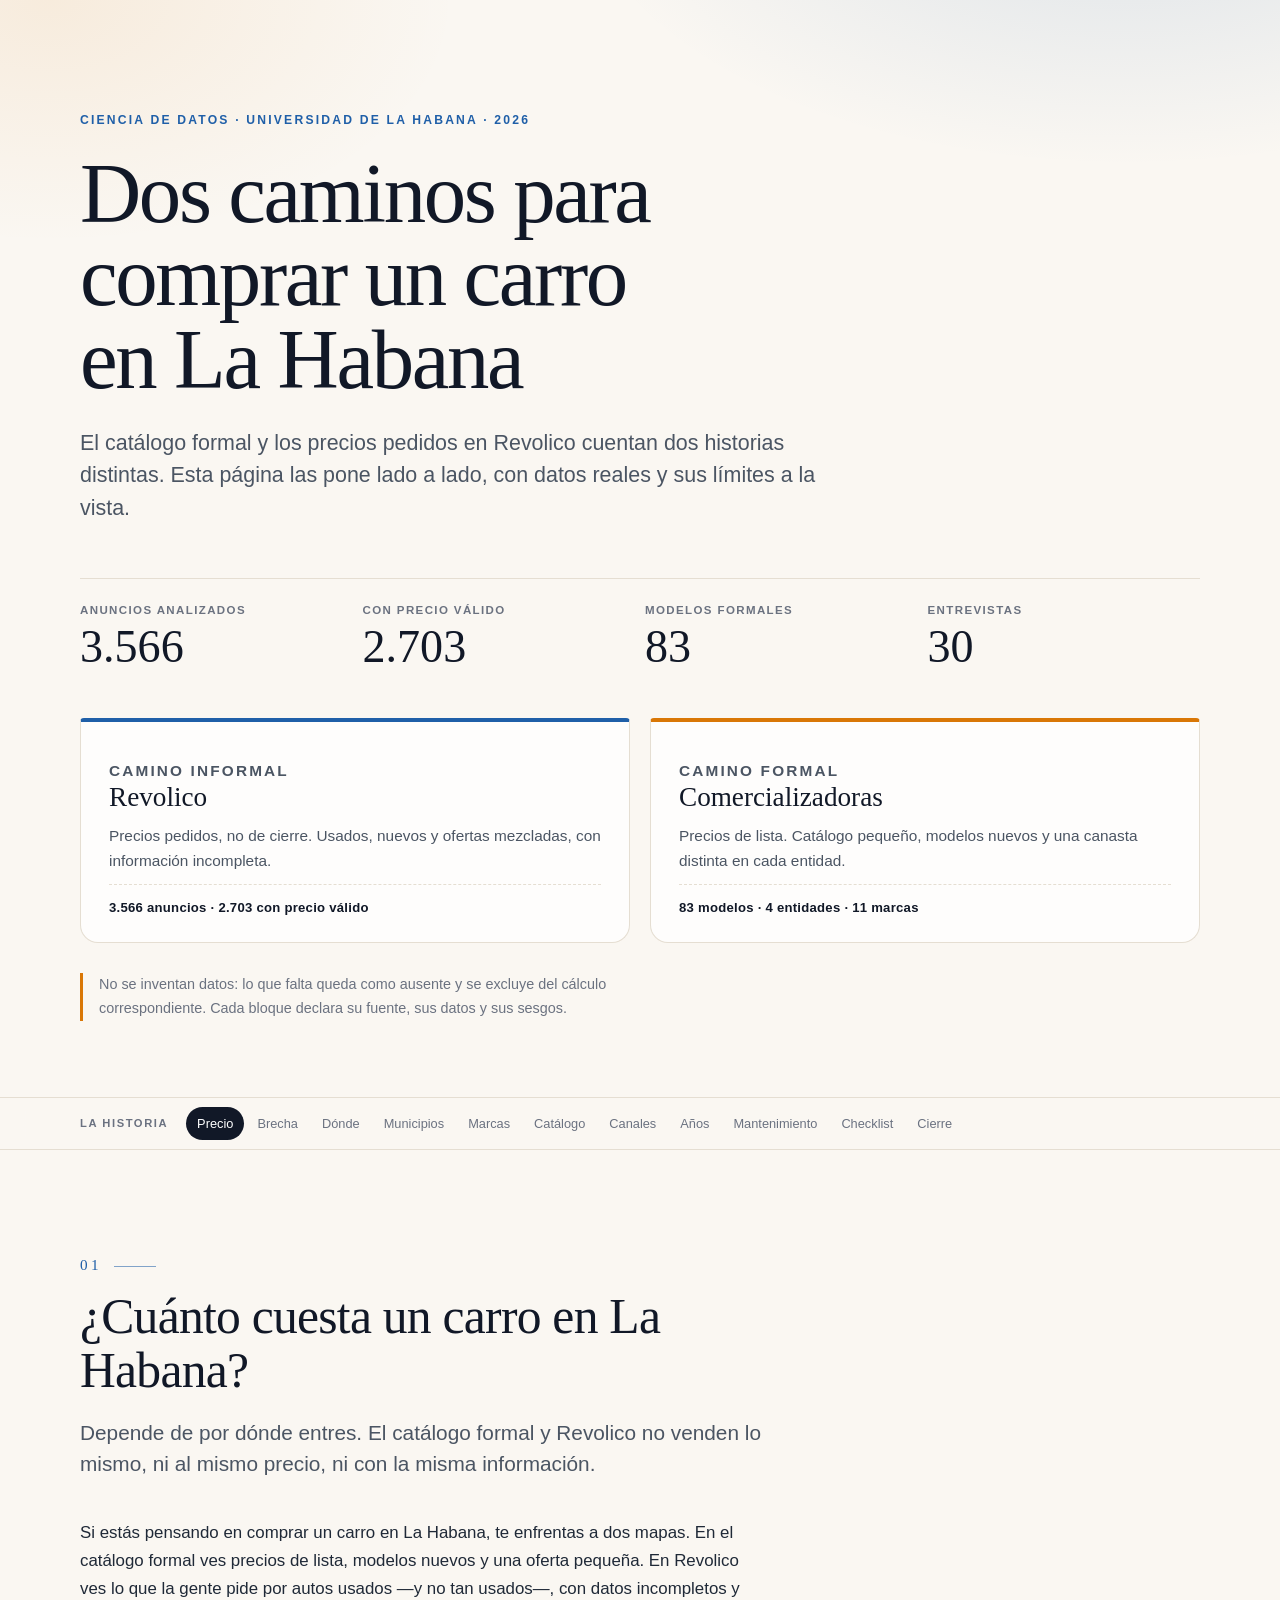
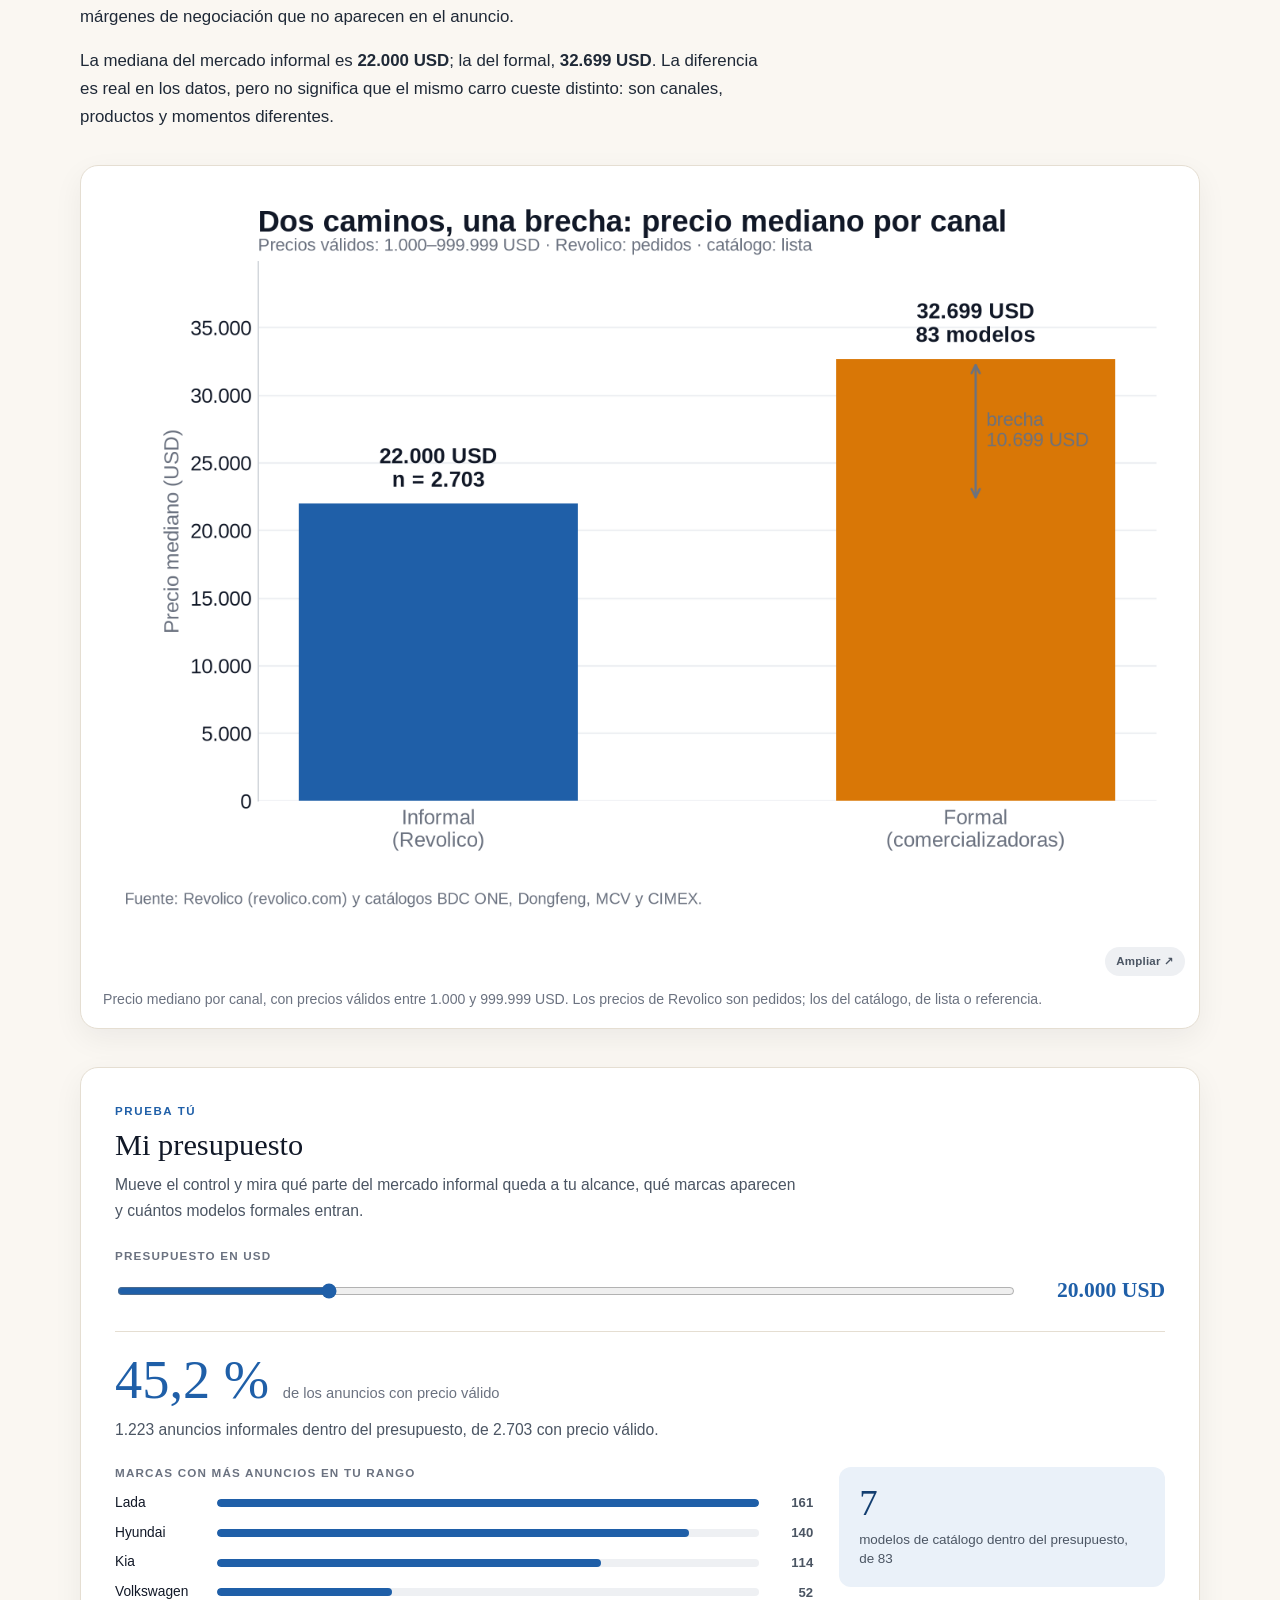
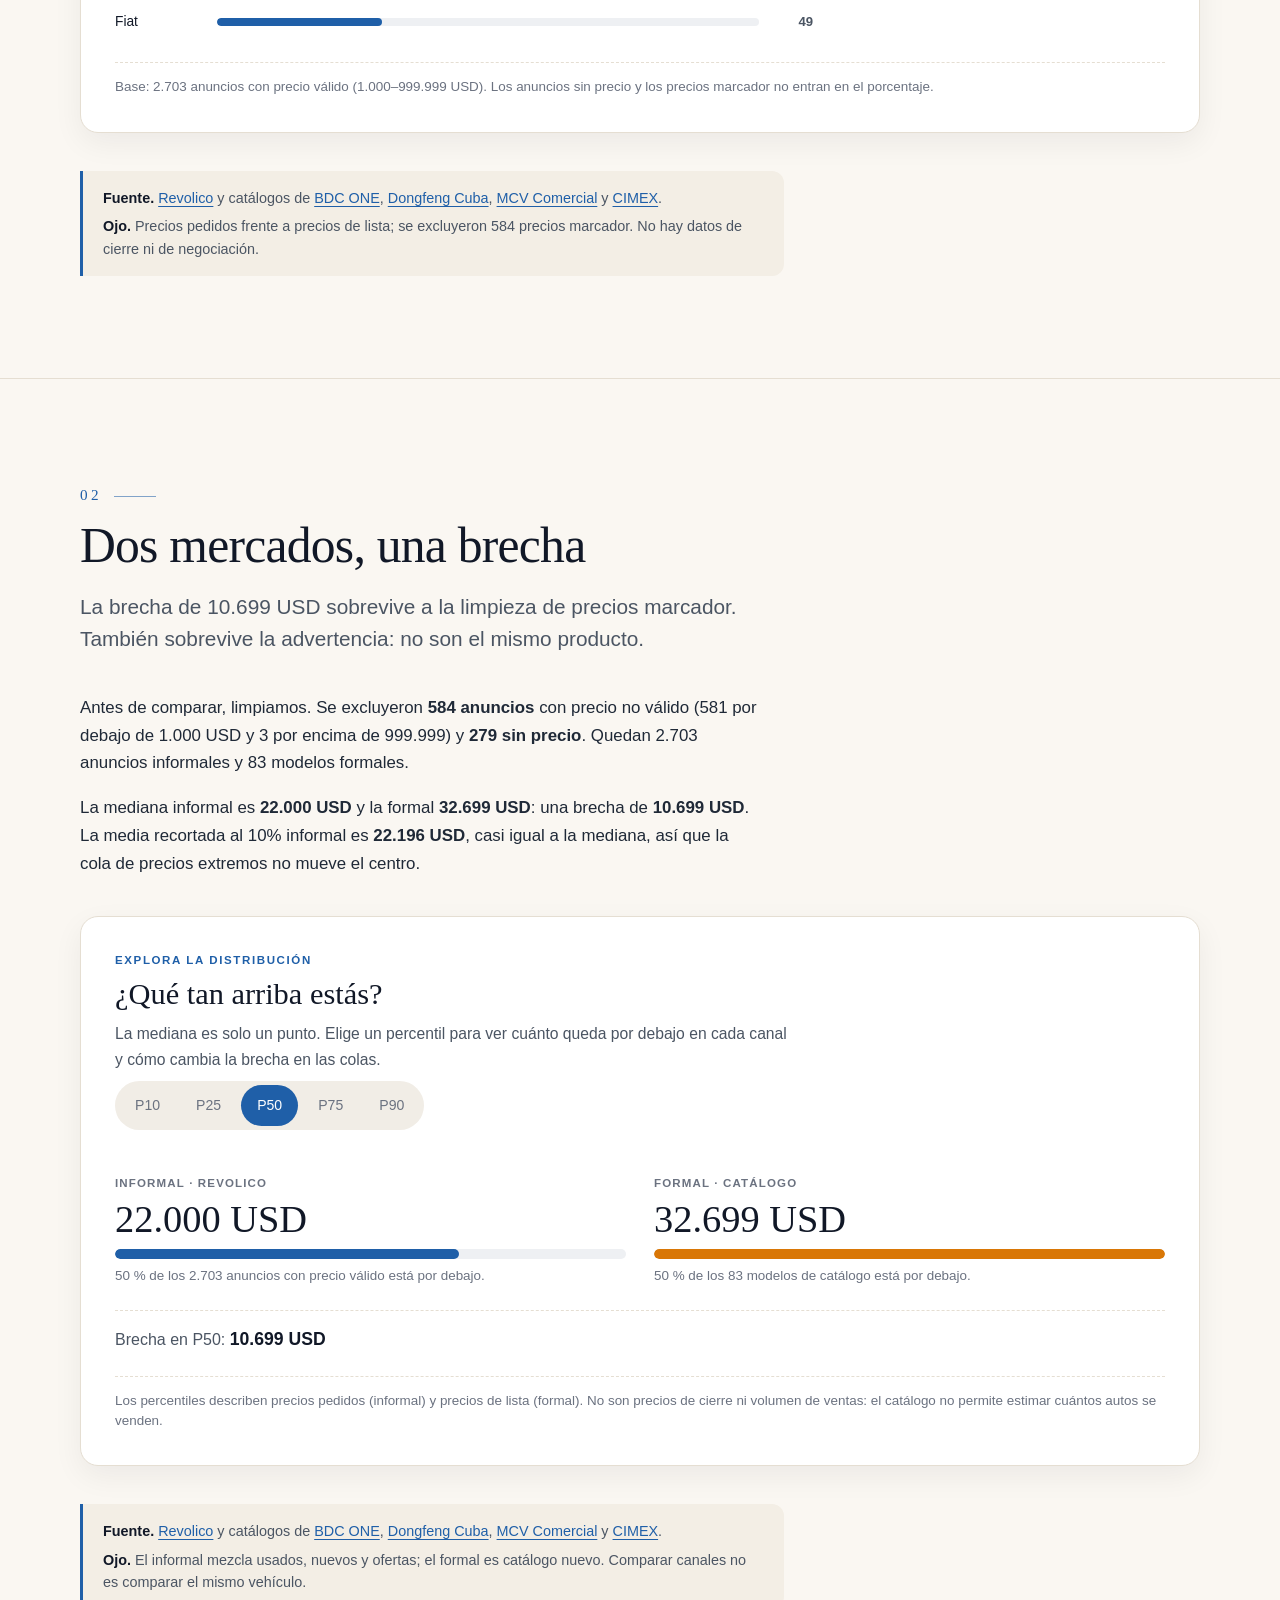
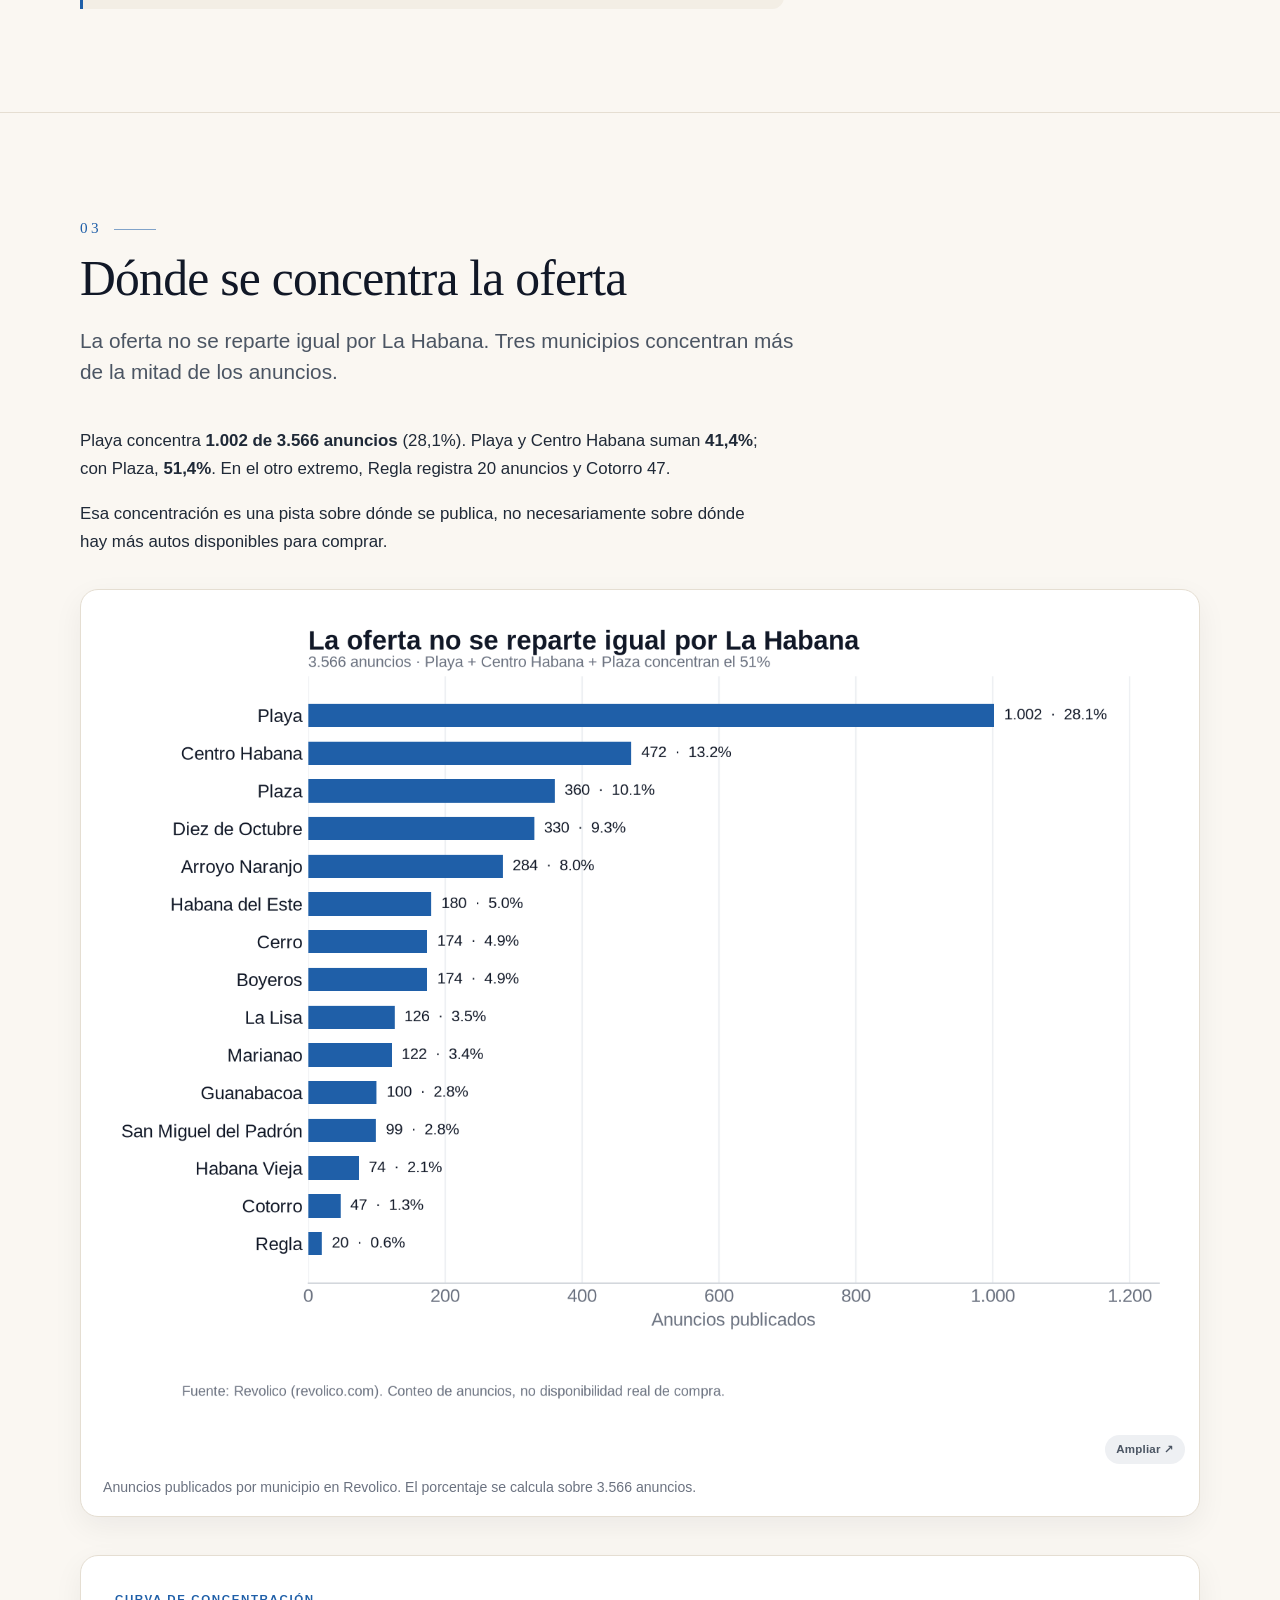
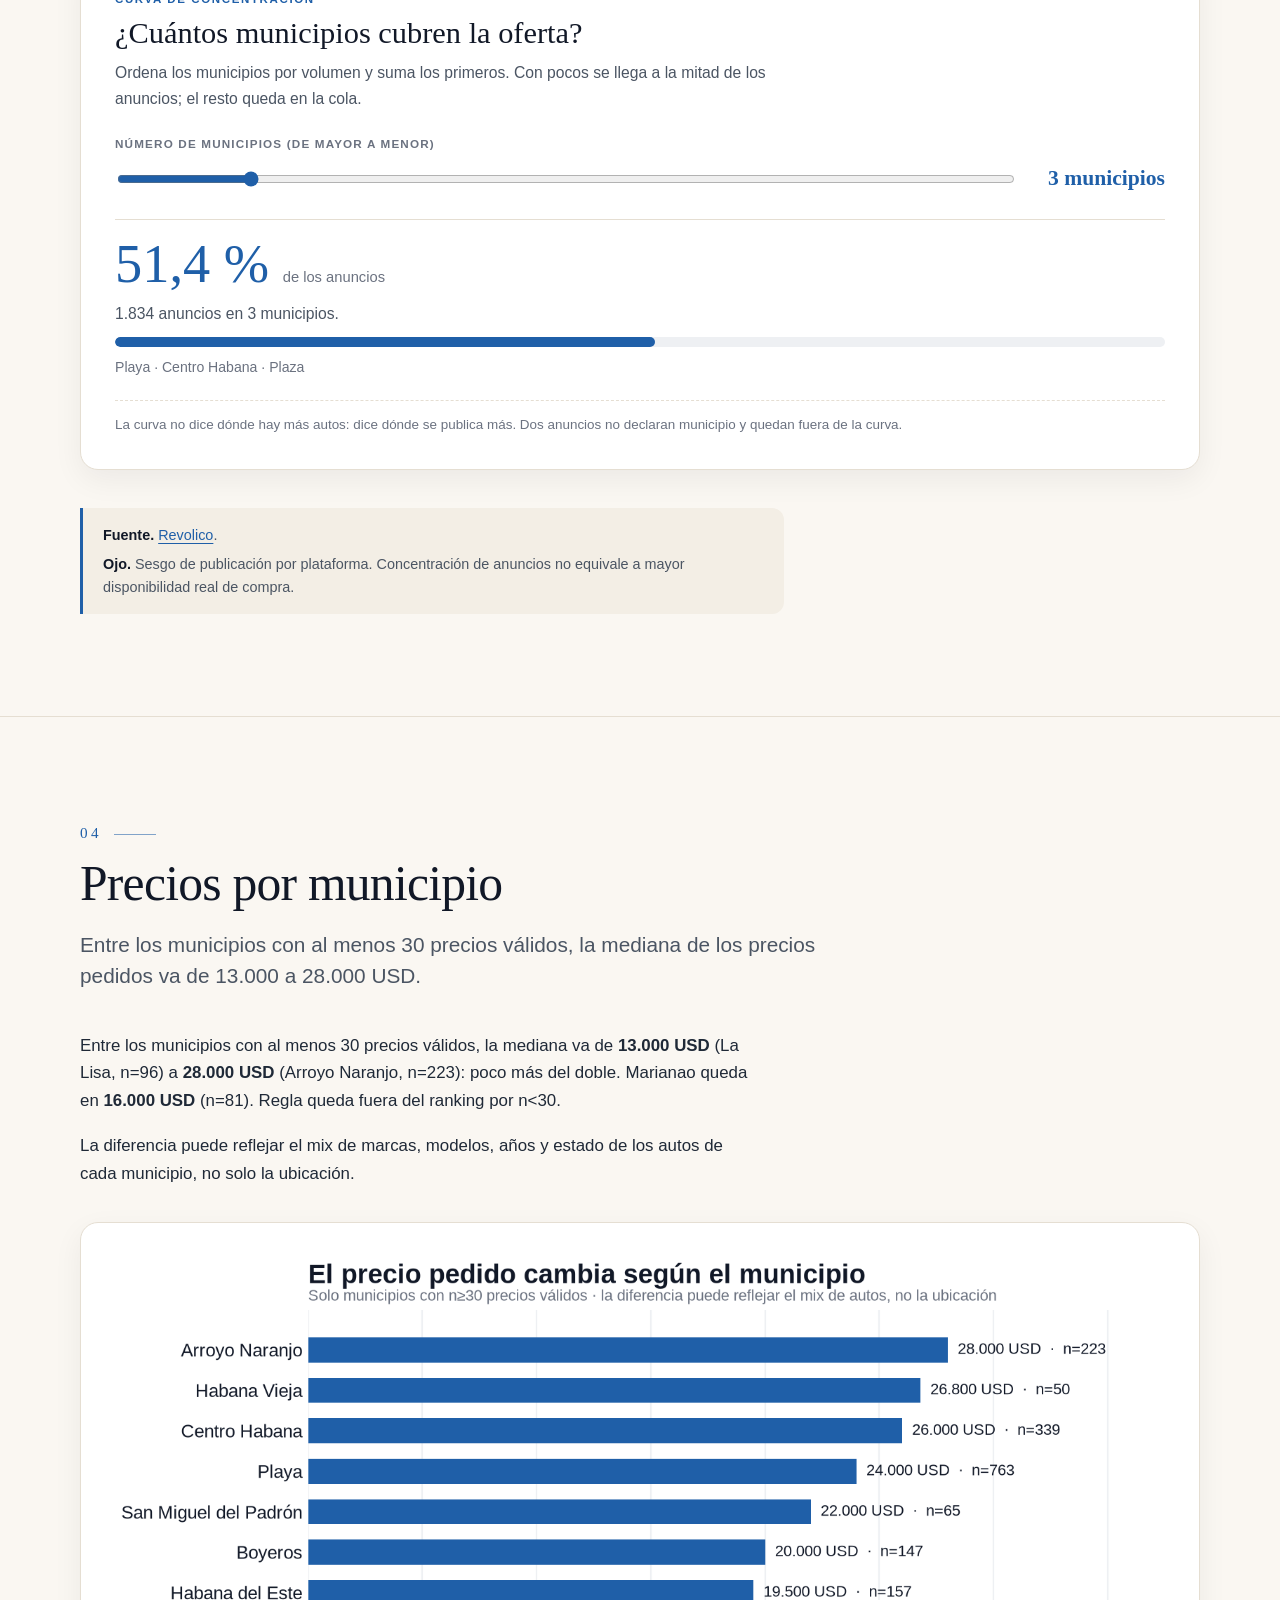
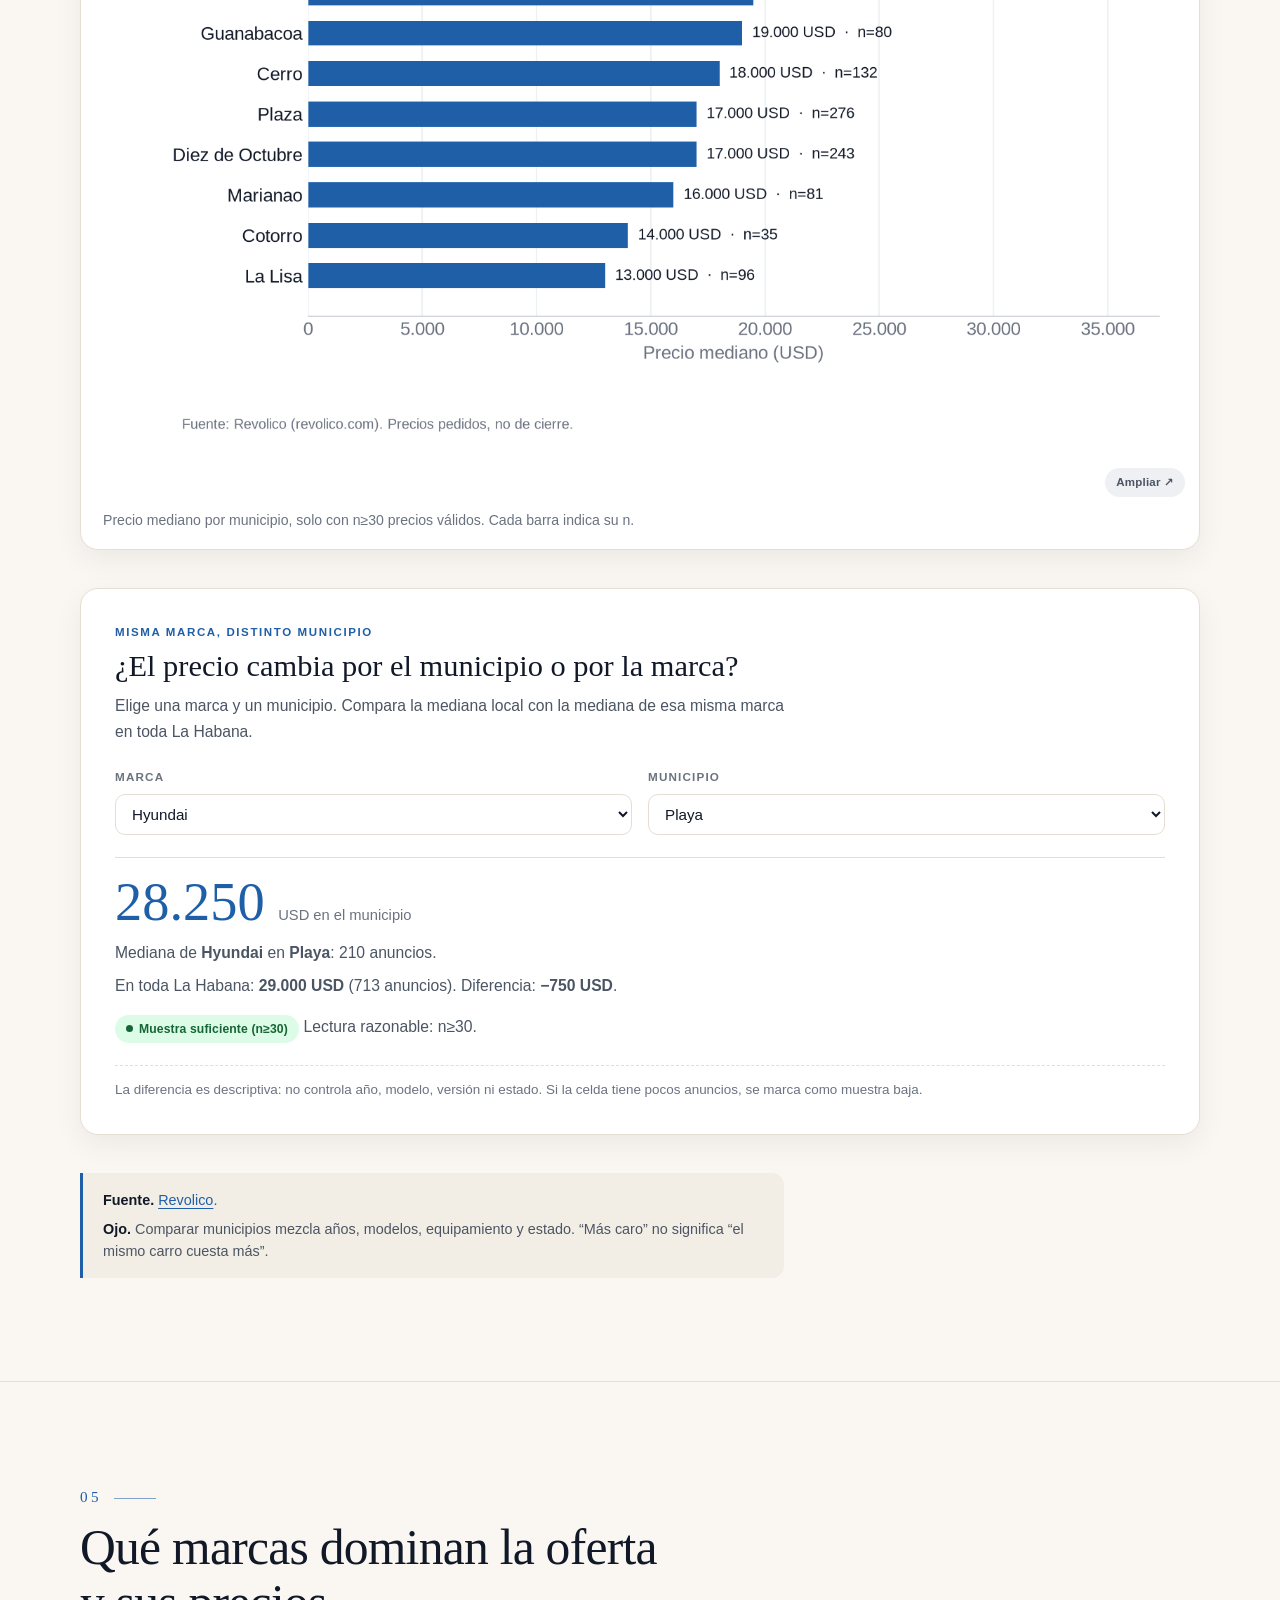
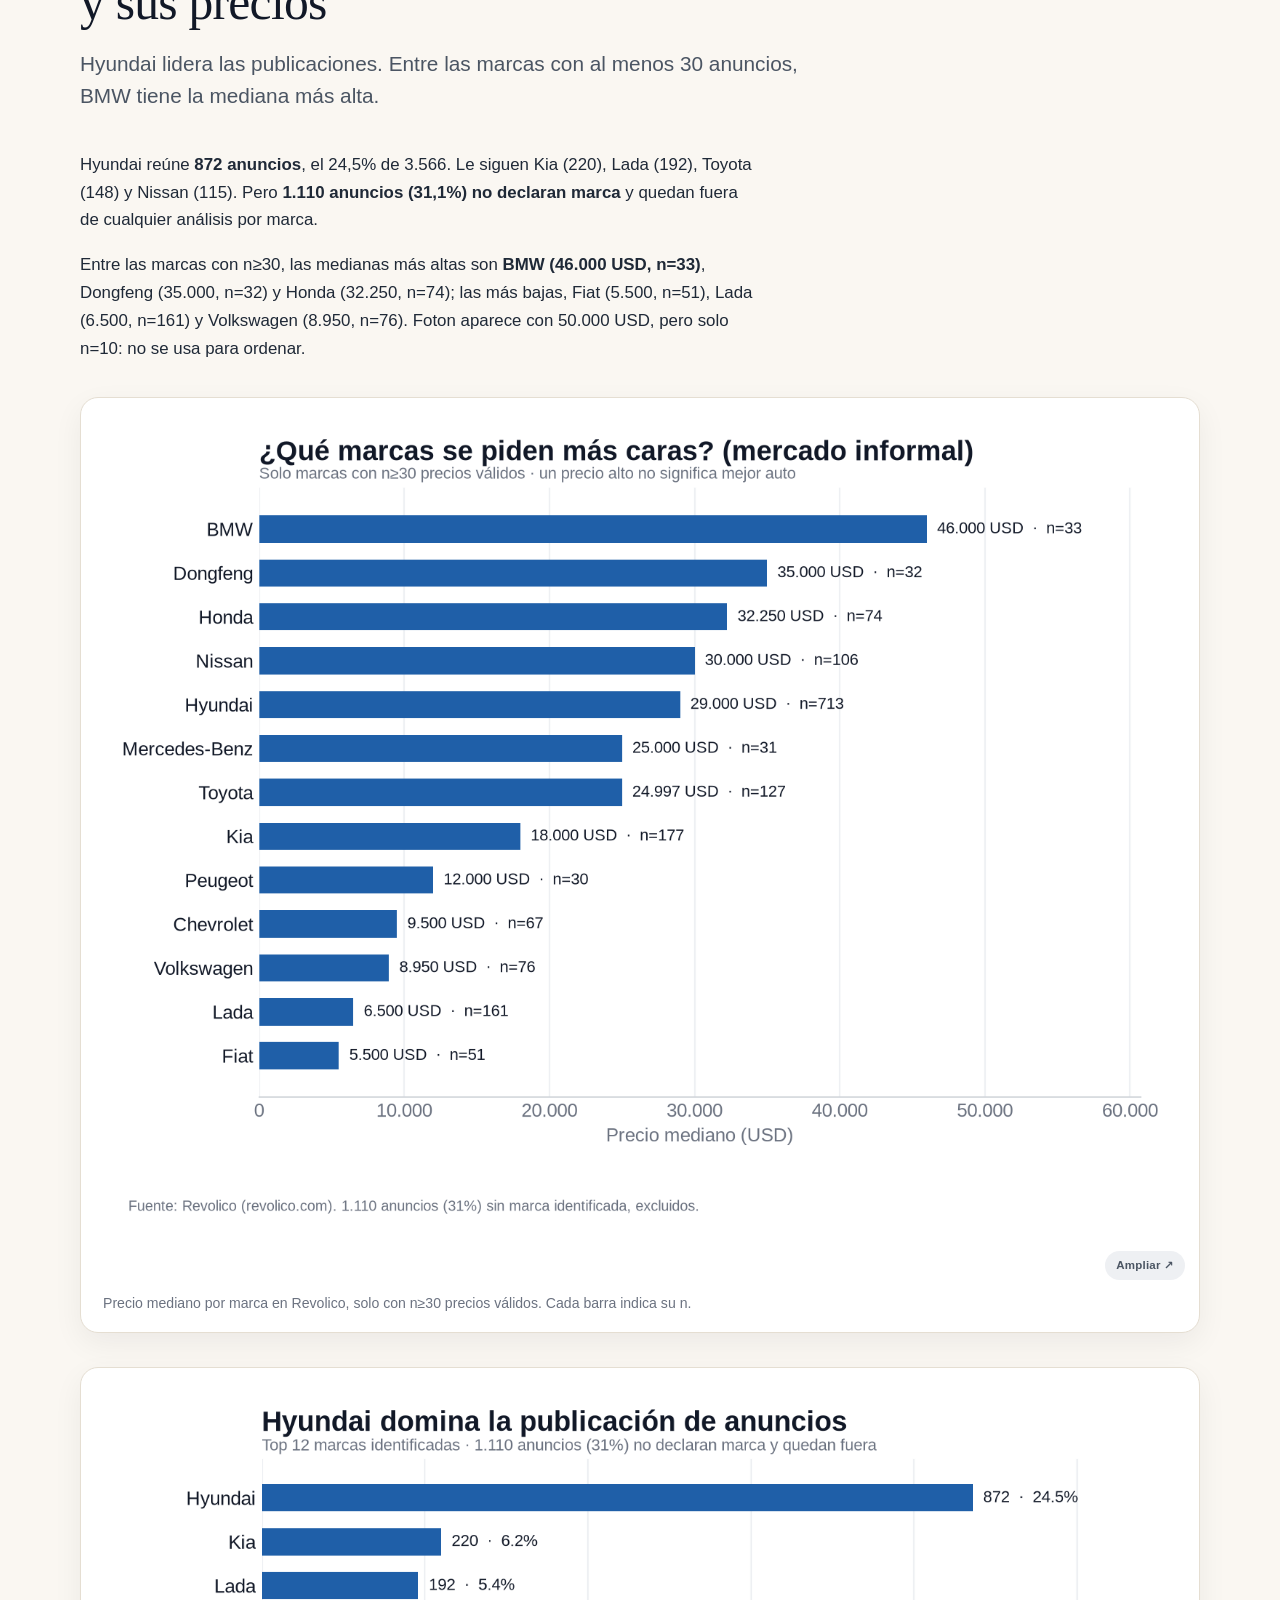
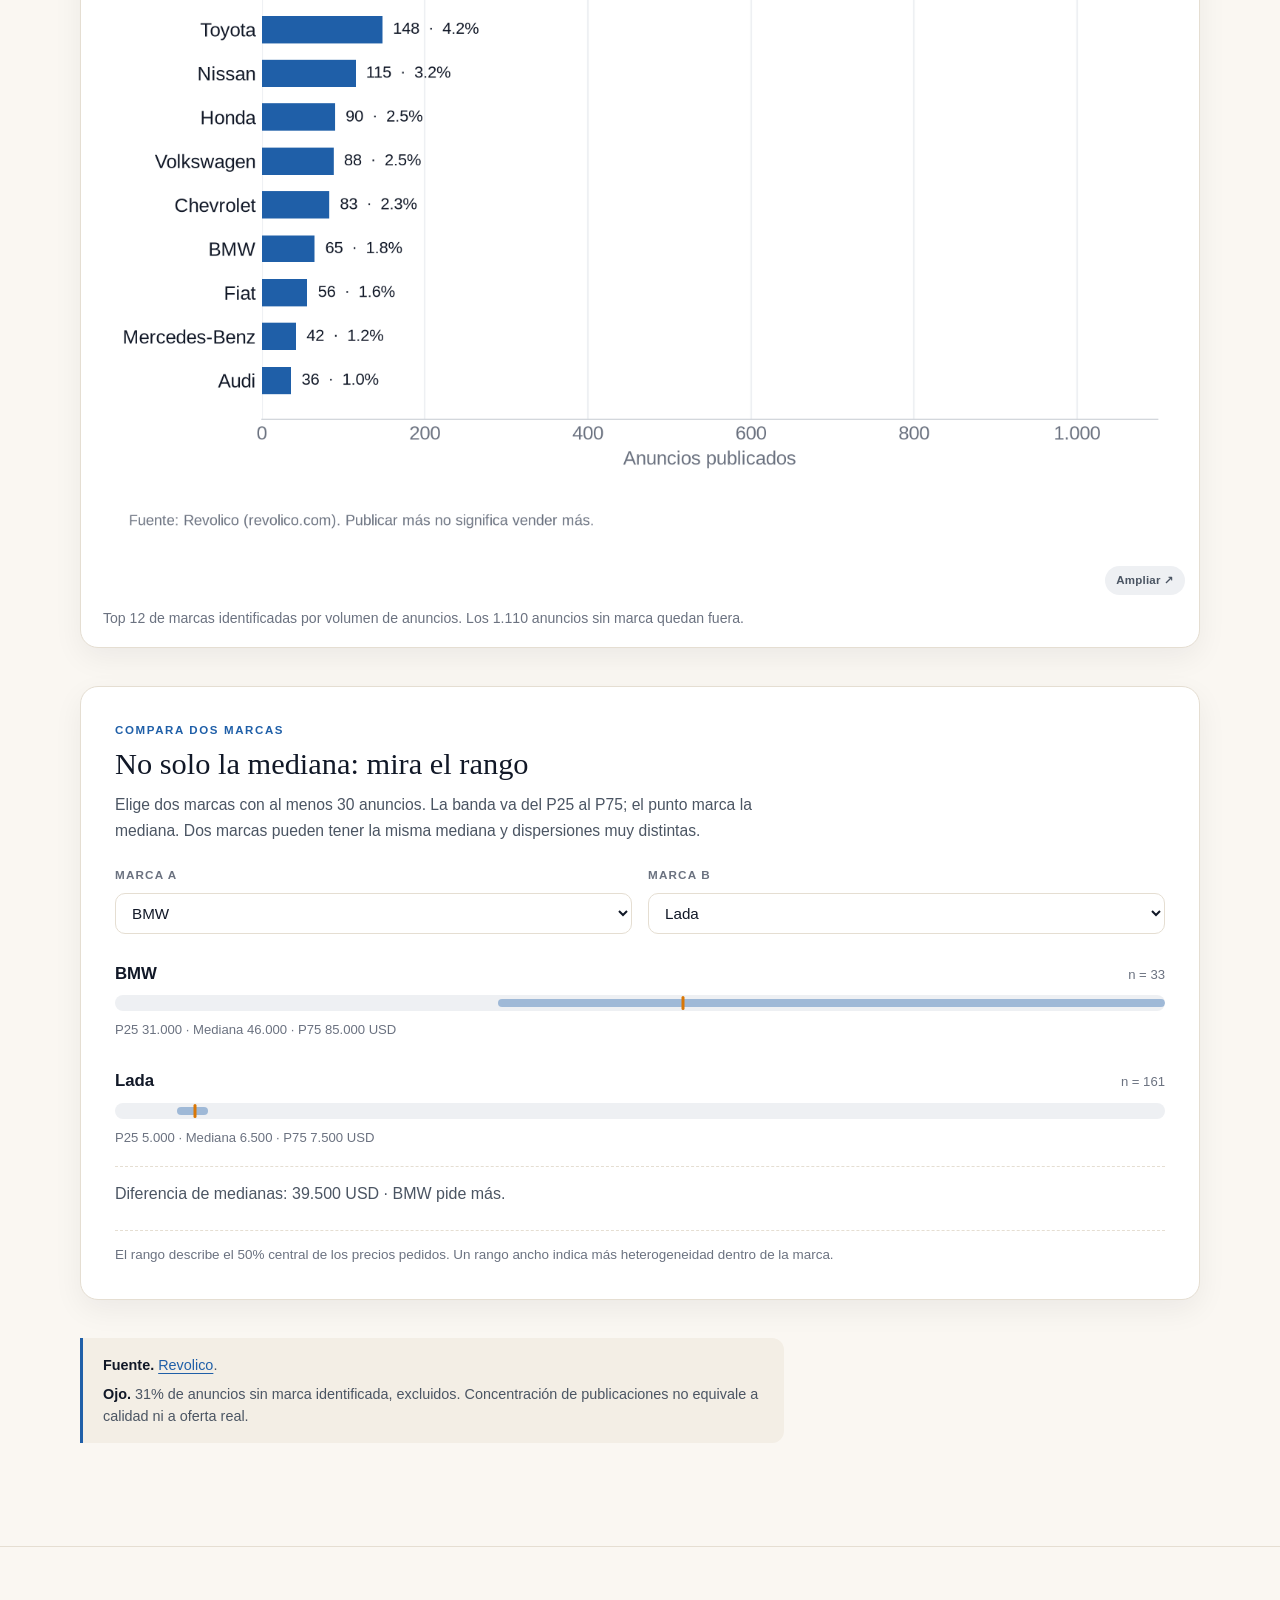
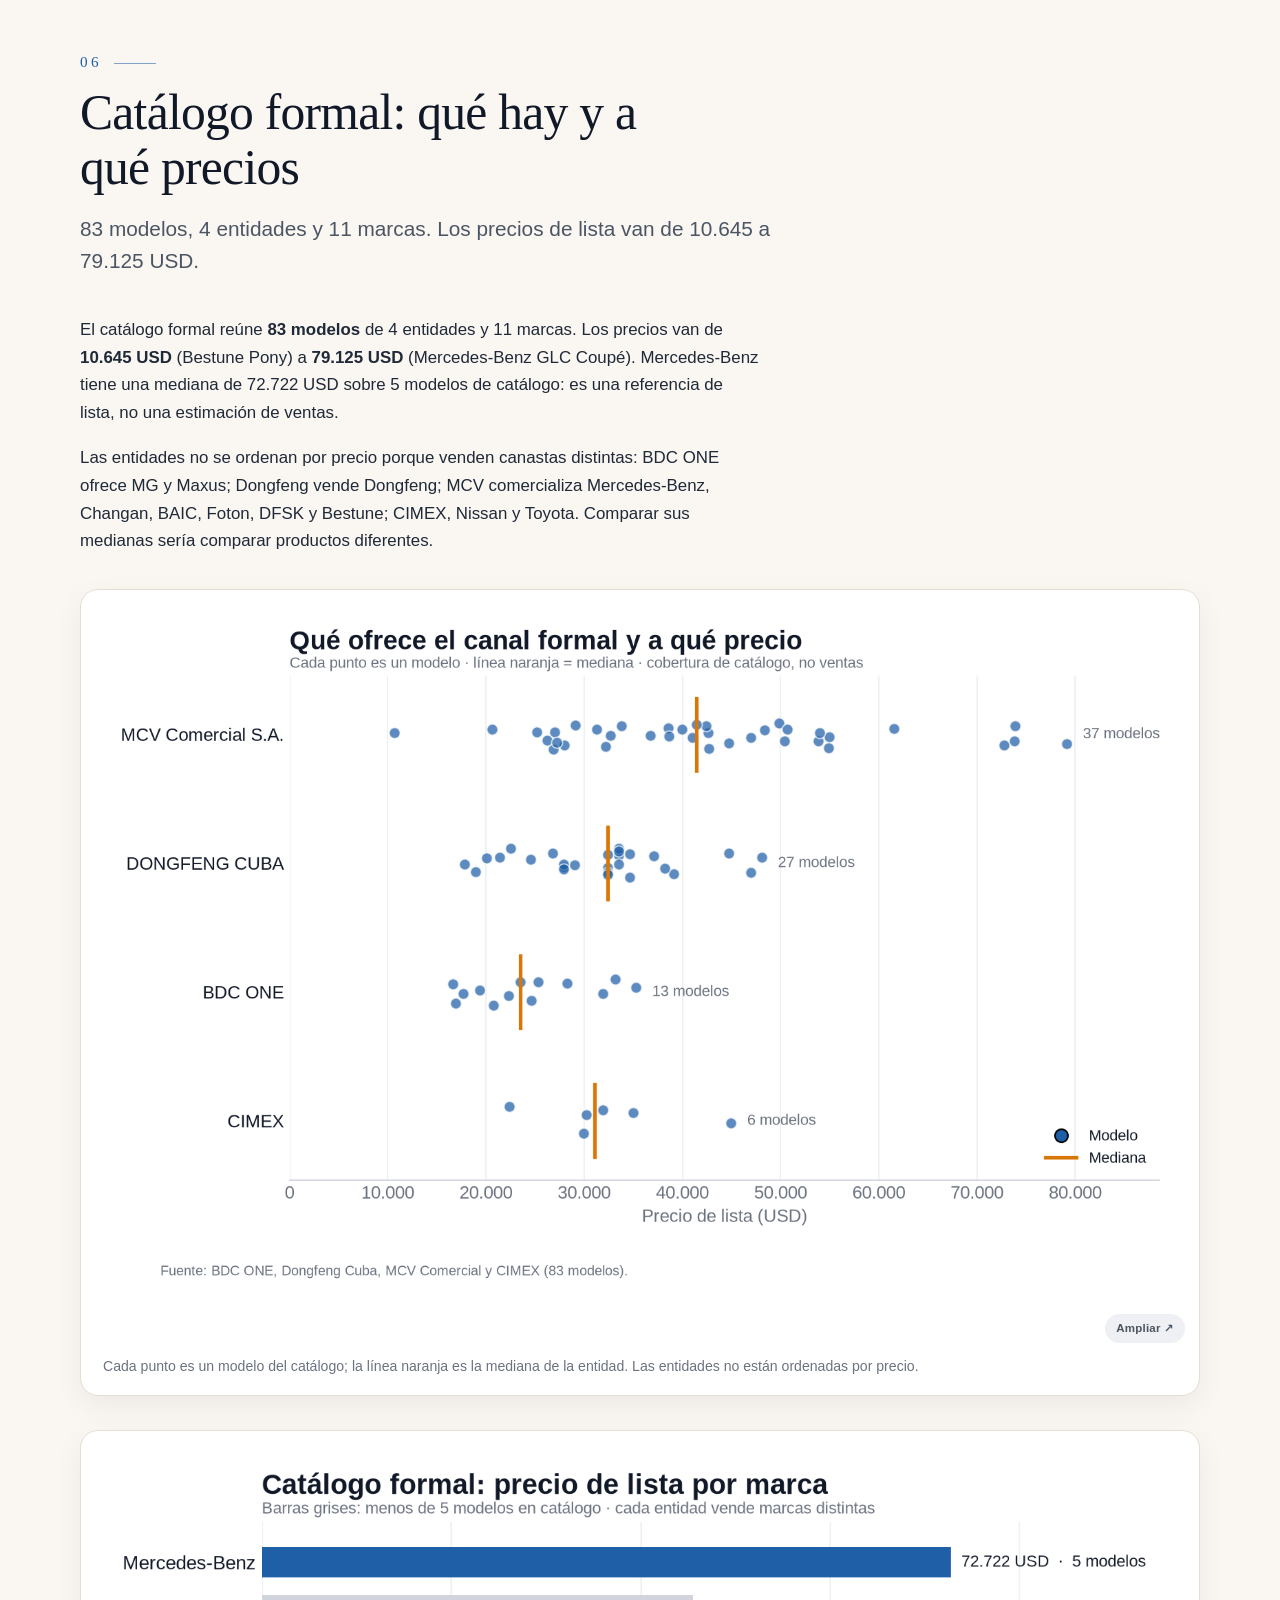
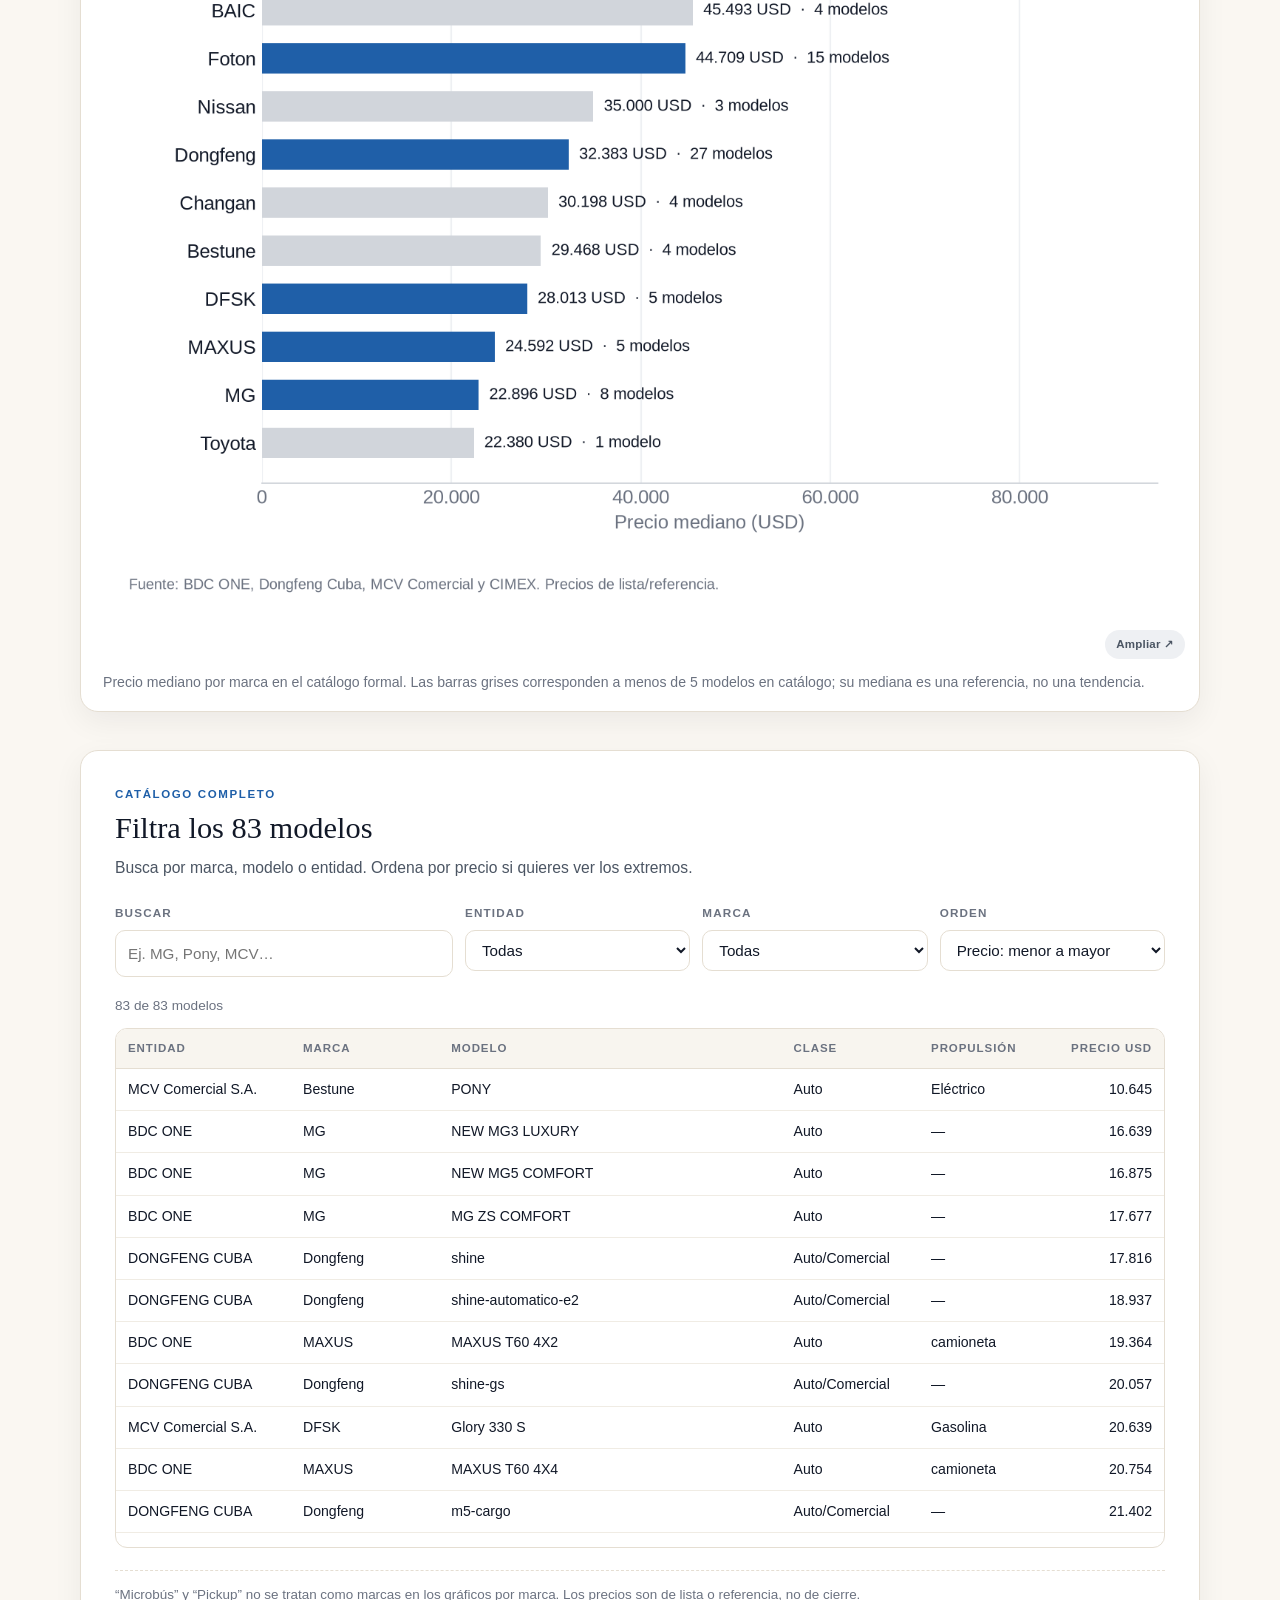
<file: index.html>
<!doctype html>
<html lang="es">
<head>
  <meta charset="utf-8">
  <meta name="viewport" content="width=device-width, initial-scale=1">
  <title>Dos caminos para comprar un carro en La Habana</title>
  <meta name="description" content="Historia de datos sobre el mercado automotriz de La Habana: precios del canal formal e informal, municipios, marcas, antigüedad y costo de mantenimiento.">
  <meta name="theme-color" content="#FAF7F2">
  <link rel="stylesheet" href="assets/css/estilos.css">
  <script async src="https://www.googletagmanager.com/gtag/js?id=G-CPGT6RND6H"></script>
  <script>
    window.dataLayer = window.dataLayer || [];
    function gtag(){dataLayer.push(arguments);}
    gtag('js', new Date());
    gtag('config', 'G-CPGT6RND6H', {
      anonymize_ip: true,
      cookie_expires: 7776000
    });
  </script>
</head>
<body>
  <a class="saltar" href="#contenido">Saltar al contenido</a>
  <div class="progreso" aria-hidden="true"><span id="progreso"></span></div>

  <header class="portada" id="inicio">
    <div class="contenedor">
      <p class="eyebrow">Ciencia de Datos · Universidad de La Habana · 2026</p>
      <h1>Dos caminos para comprar un carro en La Habana</h1>
      <p class="dek">El catálogo formal y los precios pedidos en Revolico cuentan dos historias distintas. Esta página las pone lado a lado, con datos reales y sus límites a la vista.</p>

      <dl class="cifras" aria-label="Cifras de la investigación">
        <div><dt>Anuncios analizados</dt><dd>3.566</dd></div>
        <div><dt>Con precio válido</dt><dd>2.703</dd></div>
        <div><dt>Modelos formales</dt><dd>83</dd></div>
        <div><dt>Entrevistas</dt><dd>30</dd></div>
      </dl>

      <div class="caminos">
        <article class="camino camino--informal">
          <p class="camino__etiqueta">Camino informal</p>
          <h2>Revolico</h2>
          <p>Precios pedidos, no de cierre. Usados, nuevos y ofertas mezcladas, con información incompleta.</p>
          <p class="camino__dato">3.566 anuncios · 2.703 con precio válido</p>
        </article>
        <article class="camino camino--formal">
          <p class="camino__etiqueta">Camino formal</p>
          <h2>Comercializadoras</h2>
          <p>Precios de lista. Catálogo pequeño, modelos nuevos y una canasta distinta en cada entidad.</p>
          <p class="camino__dato">83 modelos · 4 entidades · 11 marcas</p>
        </article>
      </div>

      <p class="portada__nota">No se inventan datos: lo que falta queda como ausente y se excluye del cálculo correspondiente. Cada bloque declara su fuente, sus datos y sus sesgos.</p>
    </div>
  </header>

  <nav class="indice" aria-label="Índice de la historia">
    <div class="contenedor indice__interior">
      <span class="indice__titulo">La historia</span>
      <ol>
        <li><a href="#bloque-1">Precio</a></li>
        <li><a href="#bloque-2">Brecha</a></li>
        <li><a href="#bloque-3">Dónde</a></li>
        <li><a href="#bloque-4">Municipios</a></li>
        <li><a href="#bloque-5">Marcas</a></li>
        <li><a href="#bloque-6">Catálogo</a></li>
        <li><a href="#bloque-7">Canales</a></li>
        <li><a href="#bloque-8">Años</a></li>
        <li><a href="#bloque-9">Mantenimiento</a></li>
        <li><a href="#bloque-10">Checklist</a></li>
        <li><a href="#bloque-11">Cierre</a></li>
      </ol>
    </div>
  </nav>

  <main id="contenido">
    <!-- BLOQUE 1 -->
    <section class="bloque" id="bloque-1" aria-labelledby="t1">
      <div class="contenedor">
        <header class="bloque__cabecera">
          <p class="bloque__numero">01</p>
          <h2 id="t1">¿Cuánto cuesta un carro en La Habana?</h2>
          <p class="entradilla">Depende de por dónde entres. El catálogo formal y Revolico no venden lo mismo, ni al mismo precio, ni con la misma información.</p>
        </header>

        <div class="prosa">
          <p>Si estás pensando en comprar un carro en La Habana, te enfrentas a dos mapas. En el catálogo formal ves precios de lista, modelos nuevos y una oferta pequeña. En Revolico ves lo que la gente pide por autos usados —y no tan usados—, con datos incompletos y márgenes de negociación que no aparecen en el anuncio.</p>
          <p>La mediana del mercado informal es <strong>22.000 USD</strong>; la del formal, <strong>32.699 USD</strong>. La diferencia es real en los datos, pero no significa que el mismo carro cueste distinto: son canales, productos y momentos diferentes.</p>
        </div>

        <figure class="figura">
          <img src="img/01_brecha_formal_vs_informal.png" alt="Gráfico de barras: precio mediano informal de 22.000 USD con 2.703 anuncios, frente a 32.699 USD formal con 83 modelos; la brecha es de 10.699 USD." width="1375" height="955" decoding="async">
          <figcaption>Precio mediano por canal, con precios válidos entre 1.000 y 999.999 USD. Los precios de Revolico son pedidos; los del catálogo, de lista o referencia.</figcaption>
        </figure>

        <section class="interactivo" aria-labelledby="t-presupuesto">
          <header class="interactivo__cabecera">
            <p class="interactivo__etiqueta">Prueba tú</p>
            <h3 id="t-presupuesto">Mi presupuesto</h3>
            <p>Mueve el control y mira qué parte del mercado informal queda a tu alcance, qué marcas aparecen y cuántos modelos formales entran.</p>
          </header>

          <div class="control">
            <label for="presupuesto">Presupuesto en USD</label>
            <div class="control__fila">
              <input type="range" id="presupuesto" min="2000" max="80000" step="500" value="20000">
              <output for="presupuesto" id="presupuesto-valor" class="control__valor">20.000 USD</output>
            </div>
          </div>

          <div class="resultado" aria-live="polite">
            <p class="resultado__grande"><span id="presupuesto-pct">45,2 %</span> <span class="resultado__sufijo">de los anuncios con precio válido</span></p>
            <p id="presupuesto-resumen" class="resultado__texto">1.223 anuncios informales dentro del presupuesto.</p>
            <div class="columnas">
              <div>
                <h4>Marcas con más anuncios en tu rango</h4>
                <ul id="presupuesto-marcas" class="lista-barras"></ul>
              </div>
              <div class="tarjeta-cifra">
                <p class="tarjeta-cifra__numero" id="presupuesto-formales">7</p>
                <p class="tarjeta-cifra__texto">modelos de catálogo dentro del presupuesto, de 83</p>
              </div>
            </div>
          </div>
          <p class="interactivo__nota">Base: 2.703 anuncios con precio válido (1.000–999.999 USD). Los anuncios sin precio y los precios marcador no entran en el porcentaje.</p>
        </section>

        <aside class="metodo">
          <p><strong>Fuente.</strong> <a href="https://www.revolico.com" target="_blank" rel="noopener noreferrer">Revolico</a> y catálogos de <a href="https://bdcone.online" target="_blank" rel="noopener noreferrer">BDC ONE</a>, <a href="https://dongfengqba.com" target="_blank" rel="noopener noreferrer">Dongfeng Cuba</a>, <a href="https://mcvcommercial.com" target="_blank" rel="noopener noreferrer">MCV Comercial</a> y <a href="https://cimex.cu" target="_blank" rel="noopener noreferrer">CIMEX</a>.</p>
          <p><strong>Ojo.</strong> Precios pedidos frente a precios de lista; se excluyeron 584 precios marcador. No hay datos de cierre ni de negociación.</p>
        </aside>
      </div>
    </section>

    <!-- BLOQUE 2 -->
    <section class="bloque" id="bloque-2" aria-labelledby="t2">
      <div class="contenedor">
        <header class="bloque__cabecera">
          <p class="bloque__numero">02</p>
          <h2 id="t2">Dos mercados, una brecha</h2>
          <p class="entradilla">La brecha de 10.699 USD sobrevive a la limpieza de precios marcador. También sobrevive la advertencia: no son el mismo producto.</p>
        </header>

        <div class="prosa">
          <p>Antes de comparar, limpiamos. Se excluyeron <strong>584 anuncios</strong> con precio no válido (581 por debajo de 1.000 USD y 3 por encima de 999.999) y <strong>279 sin precio</strong>. Quedan 2.703 anuncios informales y 83 modelos formales.</p>
          <p>La mediana informal es <strong>22.000 USD</strong> y la formal <strong>32.699 USD</strong>: una brecha de <strong>10.699 USD</strong>. La media recortada al 10% informal es <strong>22.196 USD</strong>, casi igual a la mediana, así que la cola de precios extremos no mueve el centro.</p>
        </div>

        <section class="interactivo" aria-labelledby="t-percentiles">
          <header class="interactivo__cabecera">
            <p class="interactivo__etiqueta">Explora la distribución</p>
            <h3 id="t-percentiles">¿Qué tan arriba estás?</h3>
            <p>La mediana es solo un punto. Elige un percentil para ver cuánto queda por debajo en cada canal y cómo cambia la brecha en las colas.</p>
          </header>

          <div class="segmentado" role="group" aria-label="Percentil de precio">
            <button type="button" class="segmentado__boton" data-percentil="10" aria-pressed="false">P10</button>
            <button type="button" class="segmentado__boton" data-percentil="25" aria-pressed="false">P25</button>
            <button type="button" class="segmentado__boton activo" data-percentil="50" aria-pressed="true">P50</button>
            <button type="button" class="segmentado__boton" data-percentil="75" aria-pressed="false">P75</button>
            <button type="button" class="segmentado__boton" data-percentil="90" aria-pressed="false">P90</button>
          </div>

          <div class="comparador" aria-live="polite">
            <div class="comparador__lado">
              <p class="comparador__canal">Informal · Revolico</p>
              <p class="comparador__numero" id="pct-informal">22.000 USD</p>
              <div class="barra"><span id="barra-pct-informal" style="width:67%"></span></div>
              <p class="comparador__n" id="pct-informal-detalle">50 % de los 2.703 anuncios con precio válido está por debajo.</p>
            </div>
            <div class="comparador__lado">
              <p class="comparador__canal">Formal · catálogo</p>
              <p class="comparador__numero" id="pct-formal">32.699 USD</p>
              <div class="barra"><span id="barra-pct-formal" style="width:100%"></span></div>
              <p class="comparador__n" id="pct-formal-detalle">50 % de los 83 modelos está por debajo.</p>
            </div>
          </div>
          <p class="comparador__diferencia">Brecha en <span id="pct-etiqueta">P50</span>: <strong id="pct-diferencia">10.699 USD</strong></p>
          <p class="interactivo__nota">Los percentiles describen precios pedidos (informal) y precios de lista (formal). No son precios de cierre ni volumen de ventas: el catálogo no permite estimar cuántos autos se venden.</p>
        </section>

        <aside class="metodo">
          <p><strong>Fuente.</strong> <a href="https://www.revolico.com" target="_blank" rel="noopener noreferrer">Revolico</a> y catálogos de <a href="https://bdcone.online" target="_blank" rel="noopener noreferrer">BDC ONE</a>, <a href="https://dongfengqba.com" target="_blank" rel="noopener noreferrer">Dongfeng Cuba</a>, <a href="https://mcvcommercial.com" target="_blank" rel="noopener noreferrer">MCV Comercial</a> y <a href="https://cimex.cu" target="_blank" rel="noopener noreferrer">CIMEX</a>.</p>
          <p><strong>Ojo.</strong> El informal mezcla usados, nuevos y ofertas; el formal es catálogo nuevo. Comparar canales no es comparar el mismo vehículo.</p>
        </aside>
      </div>
    </section>

    <!-- BLOQUE 3 -->
    <section class="bloque" id="bloque-3" aria-labelledby="t3">
      <div class="contenedor">
        <header class="bloque__cabecera">
          <p class="bloque__numero">03</p>
          <h2 id="t3">Dónde se concentra la oferta</h2>
          <p class="entradilla">La oferta no se reparte igual por La Habana. Tres municipios concentran más de la mitad de los anuncios.</p>
        </header>

        <div class="prosa">
          <p>Playa concentra <strong>1.002 de 3.566 anuncios</strong> (28,1%). Playa y Centro Habana suman <strong>41,4%</strong>; con Plaza, <strong>51,4%</strong>. En el otro extremo, Regla registra 20 anuncios y Cotorro 47.</p>
          <p>Esa concentración es una pista sobre dónde se publica, no necesariamente sobre dónde hay más autos disponibles para comprar.</p>
        </div>

        <figure class="figura">
          <img src="img/a_estructura_concentracion_municipio.png" alt="Barras horizontales con los anuncios por municipio: Playa 1.002, Centro Habana 472, Plaza 360, Diez de Octubre 330 y el resto por debajo." width="1553" height="1169" loading="lazy" decoding="async">
          <figcaption>Anuncios publicados por municipio en Revolico. El porcentaje se calcula sobre 3.566 anuncios.</figcaption>
        </figure>

        <section class="interactivo" aria-labelledby="t-concentracion">
          <header class="interactivo__cabecera">
            <p class="interactivo__etiqueta">Curva de concentración</p>
            <h3 id="t-concentracion">¿Cuántos municipios cubren la oferta?</h3>
            <p>Ordena los municipios por volumen y suma los primeros. Con pocos se llega a la mitad de los anuncios; el resto queda en la cola.</p>
          </header>

          <div class="control">
            <label for="concentracion">Número de municipios (de mayor a menor)</label>
            <div class="control__fila">
              <input type="range" id="concentracion" min="1" max="15" step="1" value="3">
              <output for="concentracion" id="concentracion-valor" class="control__valor">3 municipios</output>
            </div>
          </div>

          <div class="resultado resultado--compacto" aria-live="polite">
            <p class="resultado__grande"><span id="conc-pct">51,4 %</span> <span class="resultado__sufijo">de los anuncios</span></p>
            <p class="resultado__texto"><span id="conc-n">1.834</span> anuncios en <span id="conc-k">3</span> municipios.</p>
            <div class="barra"><span id="conc-barra" style="width:51.4%"></span></div>
            <p id="conc-lista" class="lista-municipios">Playa · Centro Habana · Plaza</p>
          </div>
          <p class="interactivo__nota">La curva no dice dónde hay más autos: dice dónde se publica más. Dos anuncios no declaran municipio y quedan fuera de la curva.</p>
        </section>

        <aside class="metodo">
          <p><strong>Fuente.</strong> <a href="https://www.revolico.com" target="_blank" rel="noopener noreferrer">Revolico</a>.</p>
          <p><strong>Ojo.</strong> Sesgo de publicación por plataforma. Concentración de anuncios no equivale a mayor disponibilidad real de compra.</p>
        </aside>
      </div>
    </section>

    <!-- BLOQUE 4 -->
    <section class="bloque" id="bloque-4" aria-labelledby="t4">
      <div class="contenedor">
        <header class="bloque__cabecera">
          <p class="bloque__numero">04</p>
          <h2 id="t4">Precios por municipio</h2>
          <p class="entradilla">Entre los municipios con al menos 30 precios válidos, la mediana de los precios pedidos va de 13.000 a 28.000 USD.</p>
        </header>

        <div class="prosa">
          <p>Entre los municipios con al menos 30 precios válidos, la mediana va de <strong>13.000 USD</strong> (La Lisa, n=96) a <strong>28.000 USD</strong> (Arroyo Naranjo, n=223): poco más del doble. Marianao queda en <strong>16.000 USD</strong> (n=81). Regla queda fuera del ranking por n<30.</p>
          <p>La diferencia puede reflejar el mix de marcas, modelos, años y estado de los autos de cada municipio, no solo la ubicación.</p>
        </div>

        <figure class="figura">
          <img src="img/02_mediana_precio_por_municipio.png" alt="Barras horizontales del precio mediano por municipio: Arroyo Naranjo 28.000, Habana Vieja 26.800, Centro Habana 26.000, Playa 24.000 y La Lisa 13.000." width="1553" height="1170" loading="lazy" decoding="async">
          <figcaption>Precio mediano por municipio, solo con n≥30 precios válidos. Cada barra indica su n.</figcaption>
        </figure>

        <section class="interactivo" aria-labelledby="t-marca-municipio">
          <header class="interactivo__cabecera">
            <p class="interactivo__etiqueta">Misma marca, distinto municipio</p>
            <h3 id="t-marca-municipio">¿El precio cambia por el municipio o por la marca?</h3>
            <p>Elige una marca y un municipio. Compara la mediana local con la mediana de esa misma marca en toda La Habana.</p>
          </header>

          <div class="controles-dobles">
            <div class="control">
              <label for="mm-marca">Marca</label>
              <select id="mm-marca"></select>
            </div>
            <div class="control">
              <label for="mm-municipio">Municipio</label>
              <select id="mm-municipio"></select>
            </div>
          </div>

          <div class="resultado resultado--compacto" aria-live="polite">
            <p class="resultado__grande"><span id="mm-mediana">28.250</span> <span class="resultado__sufijo">USD en el municipio</span></p>
            <p class="resultado__texto">Mediana de <strong id="mm-marca-label">Hyundai</strong> en <strong id="mm-municipio-label">Playa</strong>: <span id="mm-n">210</span> anuncios.</p>
            <p class="resultado__texto">En toda La Habana: <strong id="mm-ciudad">29.000 USD</strong> (<span id="mm-n-ciudad">713</span> anuncios). Diferencia: <strong id="mm-dif">−750 USD</strong>.</p>
            <p id="mm-calidad" class="calidad"></p>
          </div>
          <p class="interactivo__nota">La diferencia es descriptiva: no controla año, modelo, versión ni estado. Si la celda tiene pocos anuncios, se marca como muestra baja.</p>
        </section>

        <aside class="metodo">
          <p><strong>Fuente.</strong> <a href="https://www.revolico.com" target="_blank" rel="noopener noreferrer">Revolico</a>.</p>
          <p><strong>Ojo.</strong> Comparar municipios mezcla años, modelos, equipamiento y estado. “Más caro” no significa “el mismo carro cuesta más”.</p>
        </aside>
      </div>
    </section>

    <!-- BLOQUE 5 -->
    <section class="bloque" id="bloque-5" aria-labelledby="t5">
      <div class="contenedor">
        <header class="bloque__cabecera">
          <p class="bloque__numero">05</p>
          <h2 id="t5">Qué marcas dominan la oferta y sus precios</h2>
          <p class="entradilla">Hyundai lidera las publicaciones. Entre las marcas con al menos 30 anuncios, BMW tiene la mediana más alta.</p>
        </header>

        <div class="prosa">
          <p>Hyundai reúne <strong>872 anuncios</strong>, el 24,5% de 3.566. Le siguen Kia (220), Lada (192), Toyota (148) y Nissan (115). Pero <strong>1.110 anuncios (31,1%) no declaran marca</strong> y quedan fuera de cualquier análisis por marca.</p>
          <p>Entre las marcas con n≥30, las medianas más altas son <strong>BMW (46.000 USD, n=33)</strong>, Dongfeng (35.000, n=32) y Honda (32.250, n=74); las más bajas, Fiat (5.500, n=51), Lada (6.500, n=161) y Volkswagen (8.950, n=76). Foton aparece con 50.000 USD, pero solo n=10: no se usa para ordenar.</p>
        </div>

        <figure class="figura">
          <img src="img/03_precio_por_marca_informal.png" alt="Barras horizontales del precio mediano por marca en el mercado informal, solo marcas con n≥30. BMW 46.000, Dongfeng 35.000, Honda 32.250, Nissan 30.000, Hyundai 29.000 y el resto por debajo." width="1499" height="1140" loading="lazy" decoding="async">
          <figcaption>Precio mediano por marca en Revolico, solo con n≥30 precios válidos. Cada barra indica su n.</figcaption>
        </figure>

        <figure class="figura">
          <img src="img/a_estructura_concentracion_marca.png" alt="Barras horizontales con el top 12 de marcas por número de anuncios: Hyundai 872, Kia 220, Lada 192, Toyota 148." width="1475" height="1048" loading="lazy" decoding="async">
          <figcaption>Top 12 de marcas identificadas por volumen de anuncios. Los 1.110 anuncios sin marca quedan fuera.</figcaption>
        </figure>

        <section class="interactivo" aria-labelledby="t-rango-marcas">
          <header class="interactivo__cabecera">
            <p class="interactivo__etiqueta">Compara dos marcas</p>
            <h3 id="t-rango-marcas">No solo la mediana: mira el rango</h3>
            <p>Elige dos marcas con al menos 30 anuncios. La banda va del P25 al P75; el punto marca la mediana. Dos marcas pueden tener la misma mediana y dispersiones muy distintas.</p>
          </header>

          <div class="controles-dobles">
            <div class="control">
              <label for="rango-a">Marca A</label>
              <select id="rango-a"></select>
            </div>
            <div class="control">
              <label for="rango-b">Marca B</label>
              <select id="rango-b"></select>
            </div>
          </div>

          <div class="rangos" aria-live="polite">
            <div class="rango">
              <div class="rango__cabecera"><strong id="rango-a-nombre">BMW</strong><span id="rango-a-n">n = 33</span></div>
              <div class="rango__pista">
                <span id="rango-a-banda" class="rango__banda"></span>
                <span id="rango-a-mediana" class="rango__mediana"></span>
              </div>
              <p id="rango-a-valores" class="rango__valores">P25 31.000 · Mediana 46.000 · P75 85.000</p>
            </div>
            <div class="rango">
              <div class="rango__cabecera"><strong id="rango-b-nombre">Lada</strong><span id="rango-b-n">n = 161</span></div>
              <div class="rango__pista">
                <span id="rango-b-banda" class="rango__banda"></span>
                <span id="rango-b-mediana" class="rango__mediana"></span>
              </div>
              <p id="rango-b-valores" class="rango__valores">P25 5.000 · Mediana 6.500 · P75 7.500</p>
            </div>
          </div>
          <p class="comparador__diferencia" id="rango-diferencia">Diferencia de medianas: 39.500 USD</p>
          <p class="interactivo__nota">El rango describe el 50% central de los precios pedidos. Un rango ancho indica más heterogeneidad dentro de la marca.</p>
        </section>

        <aside class="metodo">
          <p><strong>Fuente.</strong> <a href="https://www.revolico.com" target="_blank" rel="noopener noreferrer">Revolico</a>.</p>
          <p><strong>Ojo.</strong> 31% de anuncios sin marca identificada, excluidos. Concentración de publicaciones no equivale a calidad ni a oferta real.</p>
        </aside>
      </div>
    </section>

    <!-- BLOQUE 6 -->
    <section class="bloque" id="bloque-6" aria-labelledby="t6">
      <div class="contenedor">
        <header class="bloque__cabecera">
          <p class="bloque__numero">06</p>
          <h2 id="t6">Catálogo formal: qué hay y a qué precios</h2>
          <p class="entradilla">83 modelos, 4 entidades y 11 marcas. Los precios de lista van de 10.645 a 79.125 USD.</p>
        </header>

        <div class="prosa">
          <p>El catálogo formal reúne <strong>83 modelos</strong> de 4 entidades y 11 marcas. Los precios van de <strong>10.645 USD</strong> (Bestune Pony) a <strong>79.125 USD</strong> (Mercedes-Benz GLC Coupé). Mercedes-Benz tiene una mediana de 72.722 USD sobre 5 modelos de catálogo: es una referencia de lista, no una estimación de ventas.</p>
          <p>Las entidades no se ordenan por precio porque venden canastas distintas: BDC ONE ofrece MG y Maxus; Dongfeng vende Dongfeng; MCV comercializa Mercedes-Benz, Changan, BAIC, Foton, DFSK y Bestune; CIMEX, Nissan y Toyota. Comparar sus medianas sería comparar productos diferentes.</p>
        </div>

        <figure class="figura">
          <img src="img/07_catalogo_formal_por_entidad.png" alt="Diagrama de puntos con cada modelo del catálogo formal según su precio, agrupado por entidad. MCV Comercial tiene 37 modelos, Dongfeng 27, BDC ONE 13 y CIMEX 6; la línea naranja marca la mediana de cada entidad." width="1584" height="1017" loading="lazy" decoding="async">
          <figcaption>Cada punto es un modelo del catálogo; la línea naranja es la mediana de la entidad. Las entidades no están ordenadas por precio.</figcaption>
        </figure>

        <figure class="figura">
          <img src="img/03_precio_por_marca_formal.png" alt="Barras horizontales del precio mediano por marca en el catálogo formal: Mercedes-Benz 72.722, Foton 44.709, Dongfeng 32.383, MG 22.896; las marcas con menos de 5 modelos se muestran en gris." width="1475" height="1048" loading="lazy" decoding="async">
          <figcaption>Precio mediano por marca en el catálogo formal. Las barras grises corresponden a menos de 5 modelos en catálogo; su mediana es una referencia, no una tendencia.</figcaption>
        </figure>

        <section class="interactivo" aria-labelledby="t-tabla">
          <header class="interactivo__cabecera">
            <p class="interactivo__etiqueta">Catálogo completo</p>
            <h3 id="t-tabla">Filtra los 83 modelos</h3>
            <p>Busca por marca, modelo o entidad. Ordena por precio si quieres ver los extremos.</p>
          </header>
          <div class="controles-tabla">
            <div class="control">
              <label for="tabla-buscar">Buscar</label>
              <input type="search" id="tabla-buscar" placeholder="Ej. MG, Pony, MCV…" autocomplete="off">
            </div>
            <div class="control">
              <label for="tabla-entidad">Entidad</label>
              <select id="tabla-entidad"><option value="">Todas</option></select>
            </div>
            <div class="control">
              <label for="tabla-marca">Marca</label>
              <select id="tabla-marca"><option value="">Todas</option></select>
            </div>
            <div class="control">
              <label for="tabla-orden">Orden</label>
              <select id="tabla-orden">
                <option value="precio-asc">Precio: menor a mayor</option>
                <option value="precio-desc">Precio: mayor a menor</option>
                <option value="marca">Marca y modelo</option>
              </select>
            </div>
          </div>
          <p class="tabla-conteo" id="tabla-conteo" aria-live="polite">83 modelos</p>
          <div class="tabla-envoltura">
            <table class="tabla">
              <caption class="visualmente-oculto">Modelos del catálogo formal con entidad, marca, modelo, clase, propulsión y precio</caption>
              <thead>
                <tr>
                  <th scope="col">Entidad</th>
                  <th scope="col">Marca</th>
                  <th scope="col">Modelo</th>
                  <th scope="col">Clase</th>
                  <th scope="col">Propulsión</th>
                  <th scope="col" class="tabla__num">Precio USD</th>
                </tr>
              </thead>
              <tbody id="tabla-cuerpo"></tbody>
            </table>
          </div>
          <p class="interactivo__nota">“Microbús” y “Pickup” no se tratan como marcas en los gráficos por marca. Los precios son de lista o referencia, no de cierre.</p>
        </section>

        <aside class="metodo">
          <p><strong>Fuente.</strong> <a href="https://bdcone.online" target="_blank" rel="noopener noreferrer">BDC ONE</a>, <a href="https://dongfengqba.com" target="_blank" rel="noopener noreferrer">Dongfeng Cuba</a>, <a href="https://mcvcommercial.com" target="_blank" rel="noopener noreferrer">MCV Comercial</a> y <a href="https://cimex.cu" target="_blank" rel="noopener noreferrer">CIMEX</a>.</p>
          <p><strong>Ojo.</strong> Catálogo acotado y no comparable entre entidades. Precios de lista; el catálogo mide cobertura, no ventas, y el informal mezcla usados.</p>
        </aside>
      </div>
    </section>

    <!-- BLOQUE 7 -->
    <section class="bloque" id="bloque-7" aria-labelledby="t7">
      <div class="contenedor">
        <header class="bloque__cabecera">
          <p class="bloque__numero">07</p>
          <h2 id="t7">El mismo nombre, dos precios</h2>
          <p class="entradilla">Seis marcas cumplen el mínimo para comparar. El catálogo formal no es una muestra: es la lista de modelos publicados, y su cobertura varía.</p>
        </header>

        <div class="prosa">
          <p>Seis marcas tienen al menos <strong>10 anuncios informales</strong> y presencia en el catálogo formal: Dongfeng, Foton, Mercedes-Benz, MG, Nissan y Toyota. El catálogo no se trata como muestra: es la lista de precios de cada entidad y no permite estimar ventas. Lo que sí varía es la cobertura: Toyota tiene 1 modelo en catálogo, Nissan 3, Mercedes-Benz 5, MG 8, Foton 15 y Dongfeng 27.</p>
          <p>La dirección de la brecha <strong>no es uniforme</strong>. El informal pide más en Dongfeng (35.000 vs 32.383 USD), Foton (50.000 vs 44.709), MG (24.000 vs 22.896) y Toyota (24.997 vs 22.380). El formal es más caro en Nissan (35.000 vs 30.000) y Mercedes-Benz (72.722 vs 25.000). Esta última brecha refleja, sobre todo, que el catálogo de Mercedes-Benz es de autos nuevos de gama alta, no una estimación de ventas.</p>
        </div>

        <figure class="figura">
          <img src="img/04_comparacion_formal_vs_informal_por_marca.png" alt="Barras agrupadas por seis marcas: Foton, Dongfeng, Nissan, Mercedes-Benz, Toyota y MG. Cada barra informal indica su n; cada barra formal, su cantidad de modelos de catálogo." width="1598" height="1108" loading="lazy" decoding="async">
          <figcaption>Comparación de medianas por marca. La barra informal indica n; la formal, modelos de catálogo. No es el mismo vehículo, versión ni año.</figcaption>
        </figure>

        <section class="interactivo" aria-labelledby="t-cobertura">
          <header class="interactivo__cabecera">
            <p class="interactivo__etiqueta">¿Se pueden comparar?</p>
            <h3 id="t-cobertura">Explorador de cobertura</h3>
            <p>Elige una marca. La herramienta dice si hay anuncios informales suficientes y si la marca está en el catálogo formal. No usa el catálogo como muestra.</p>
          </header>

          <div class="control control--inline">
            <label for="cobertura-select">Marca</label>
            <select id="cobertura-select"></select>
          </div>

          <div class="resultado resultado--compacto" aria-live="polite">
            <p id="cobertura-estado" class="estado">Comparable: hay anuncios informales suficientes y catálogo formal.</p>
            <div class="comparador comparador--compacto">
              <div class="comparador__lado">
                <p class="comparador__canal">Informal</p>
                <p class="comparador__numero" id="cobertura-inf-mediana">35.000 USD</p>
                <p class="comparador__n"><span id="cobertura-inf-n">32</span> anuncios</p>
              </div>
              <div class="comparador__lado">
                <p class="comparador__canal">Catálogo formal</p>
                <p class="comparador__numero" id="cobertura-form-mediana">32.383 USD</p>
                <p class="comparador__n"><span id="cobertura-form-n">27</span> modelos</p>
              </div>
            </div>
            <p class="comparador__diferencia" id="cobertura-diferencia">Diferencia: 2.617 USD · el informal pide más.</p>
          </div>
          <p class="interactivo__nota">“Comparable” exige al menos 10 anuncios informales y presencia en el catálogo. El número de modelos mide cobertura del catálogo, no cantidad de autos vendidos.</p>
        </section>

        <aside class="metodo">
          <p><strong>Fuente.</strong> <a href="https://www.revolico.com" target="_blank" rel="noopener noreferrer">Revolico</a> y catálogos de <a href="https://bdcone.online" target="_blank" rel="noopener noreferrer">BDC ONE</a>, <a href="https://dongfengqba.com" target="_blank" rel="noopener noreferrer">Dongfeng Cuba</a>, <a href="https://mcvcommercial.com" target="_blank" rel="noopener noreferrer">MCV Comercial</a> y <a href="https://cimex.cu" target="_blank" rel="noopener noreferrer">CIMEX</a>.</p>
          <p><strong>Ojo.</strong> Cruce parcial: 6 de 11 marcas del catálogo. Cobertura desigual y productos no equivalentes; el catálogo no mide ventas.</p>
        </aside>
      </div>
    </section>

    <!-- BLOQUE 8 -->
    <section class="bloque" id="bloque-8" aria-labelledby="t8">
      <div class="contenedor">
        <header class="bloque__cabecera">
          <p class="bloque__numero">08</p>
          <h2 id="t8">Antigüedad del parque: clásicos, modernos y datos faltantes</h2>
          <p class="entradilla">Casi la mitad de los anuncios no declara el año. Entre los que sí, el 96% son modernos.</p>
        </header>

        <div class="prosa">
          <p>De 3.566 anuncios, <strong>1.821 declaran año</strong>. De ellos, <strong>69 son clásicos</strong> (&lt;2000) y <strong>1.752 modernos</strong> (≥2000): el 3,8% frente al 96,2%. Pero <strong>1.745 anuncios (48,9%) no declaran año</strong>, así que la composición real del parque ofertado es una incógnita.</p>
          <p>Este dato es clave para leer cualquier precio: si no sabes el año, no sabes del todo qué estás comparando.</p>
        </div>

        <figure class="figura">
          <img src="img/q5_clasicos_vs_modernos_conteo.png" alt="Barras horizontales: 1.745 anuncios sin año declarado (48,9%), 1.752 modernos (49,1%) y 69 clásicos (1,9%)." width="1466" height="863" loading="lazy" decoding="async">
          <figcaption>Composición por año declarado. “Sin año” no es un dato faltante menor: es casi la mitad de los anuncios.</figcaption>
        </figure>

        <figure class="figura">
          <img src="img/q5_clasicos_vs_modernos_proporcion.png" alt="Barra apilada al 100%: clásicos 69 (3,8%) y modernos 1.752 (96,2%), sobre los 1.821 anuncios con año." width="1515" height="719" loading="lazy" decoding="async">
          <figcaption>Proporción entre los 1.821 anuncios que sí declaran año. Clásico &lt; 2000; moderno ≥ 2000.</figcaption>
        </figure>

        <section class="interactivo" aria-labelledby="t-decadas">
          <header class="interactivo__cabecera">
            <p class="interactivo__etiqueta">Explora por década</p>
            <h3 id="t-decadas">¿Cómo cambia el precio con la antigüedad?</h3>
            <p>Elige una década. La mediana de los precios pedidos sube con los años, pero también cambia la cantidad de anuncios y la dispersión.</p>
          </header>

          <div class="control control--inline">
            <label for="decada-select">Década</label>
            <select id="decada-select"></select>
          </div>

          <div class="resultado resultado--compacto" aria-live="polite">
            <p class="resultado__grande"><span id="decada-mediana">33.000</span> <span class="resultado__sufijo">USD de mediana</span></p>
            <p class="resultado__texto"><strong id="decada-n">932</strong> anuncios con precio válido · <strong id="decada-label">2020</strong> · <span id="decada-share">61,4 %</span> <span id="decada-share-label">de los que declaran año</span>.</p>
            <p class="resultado__texto">P25–P75: <strong id="decada-rango">25.000–39.000 USD</strong></p>
            <div class="barra"><span id="decada-barra" style="width:100%"></span></div>
            <p id="decada-calidad" class="calidad"></p>
          </div>
          <p class="interactivo__nota">Los anuncios sin año no se imputan. Su mediana es <strong>11.000 USD</strong>, frente a <strong>26.000 USD</strong> de los que sí declaran año: el dato faltante no es aleatorio.</p>
        </section>

        <aside class="metodo">
          <p><strong>Fuente.</strong> <a href="https://www.revolico.com" target="_blank" rel="noopener noreferrer">Revolico</a>.</p>
          <p><strong>Ojo.</strong> 48,9% sin año. La clasificación depende de lo que declare el anuncio, no de una verificación técnica.</p>
        </aside>
      </div>
    </section>

    <!-- BLOQUE 9 -->
    <section class="bloque bloque--narrativa" id="bloque-9" aria-labelledby="t9">
      <div class="contenedor">
        <header class="bloque__cabecera">
          <p class="bloque__numero">09</p>
          <h2 id="t9">Lo que cuesta mantener un auto</h2>
          <p class="entradilla">Comprar el carro es solo el primer gasto. Treinta entrevistas muestran una realidad repetida: mantenerlo cuesta, y cuesta de formas muy distintas.</p>
        </header>

        <div class="prosa prosa--narrativa">
          <p>Para entender qué viene después de la compra, reunimos <strong>30 entrevistas procesadas</strong> (resúmenes, no transcripciones textuales) con propietarios que usan sus vehículos para fines personales, trabajo o carga en La Habana. Sus respuestas no describen a “todos” los dueños de autos, pero sí muestran una realidad repetida.</p>

          <h3>El combustible es un gasto constante, pero no uniforme</h3>
          <p>Entre quienes declararon precio, el litro se movió generalmente entre <strong>2,00 y 2,80 USD</strong>, con menciones a CUPET, Mipymes y compras “por la calle”. El consumo mensual también varió mucho: hubo quienes reportaron <strong>20–25 litros</strong> al mes, otros <strong>50–100 litros</strong>, y casos de uso intensivo como <strong>100–120</strong>, <strong>100–130</strong> o <strong>130–160 litros</strong> mensuales. En un caso (camión Chevrolet 1954, carga), el consumo se describió en <strong>2,2 km por litro</strong> y rangos diarios de <strong>40 a 100–200 litros</strong>. Algunos entrevistados no declararon fuente o precio.</p>

          <h3>Las reparaciones y el mantenimiento no tienen una sola factura</h3>
          <p>Al pedir un estimado anual, aparecieron respuestas muy dispares: desde <strong>200 USD</strong>, <strong>200–300 USD</strong>, <strong>200–400 USD</strong>, <strong>300–500 USD</strong> o <strong>400–800 USD</strong>, hasta <strong>1.000–2.000 USD</strong> y <strong>2.000–3.000 USD</strong> en varios casos. También hubo quien no pudo dar una cifra y la describió como “bastante elevada”, y otro caso mencionó <strong>15k, 20k, 30k CUP</strong> (equivalentes declarados: <strong>19, 25, 38 USD</strong> con tasa 788 CUP = 1 USD). La lección es clara: el costo anual depende del vehículo, el uso, la disponibilidad de piezas y la magnitud de las averías.</p>

          <h3>Conseguir piezas suele ser la parte difícil</h3>
          <p>La dificultad se calificó con frecuencia como <strong>alta</strong>, <strong>compleja</strong> o asociada a <strong>precios elevados</strong> (en pocos casos se matizó: “baja, pero precios elevados” o “hay piezas pero caras”). Las fuentes mencionadas incluyen <strong>Mipymes</strong>, <strong>importadoras</strong>, <strong>internet</strong>, <strong>redes sociales y páginas de Facebook</strong>, <strong>contactos que importan</strong>, encargos al exterior y, en algunos casos, agencias o talleres. Esto sugiere que el mantenimiento no depende solo del taller: depende de encontrar la pieza.</p>

          <h3>Más allá de gasolina y reparaciones, pocos declararon otros gastos fijos</h3>
          <p>La mayoría respondió “ninguno”; de forma puntual se mencionaron <strong>neumáticos (60–80 USD)</strong> y <strong>baterías (300 USD)</strong>. Aun así, la ausencia de declaración no significa ausencia de gasto: solo refleja lo reportado en estas entrevistas.</p>
        </div>

        <aside class="metodo">
          <p><strong>Fuente.</strong> Entrevistas procesadas del proyecto, <span class="mono">data/raw/entrevistas/Entrevistas.txt</span> (30 entrevistas; resúmenes, no verbatim). No se usan Revolico ni comercializadoras en este bloque.</p>
          <p><strong>Ojo.</strong> Muestra pequeña y no representativa (sesgo de conveniencia). Son estimaciones declaradas, con rangos, valores faltantes y contextos distintos. No se puede generalizar a todos los propietarios, municipios ni modelos de La Habana o Cuba.</p>
        </aside>
      </div>
    </section>

    <!-- BLOQUE 10 -->
    <section class="bloque" id="bloque-10" aria-labelledby="t10">
      <div class="contenedor">
        <header class="bloque__cabecera">
          <p class="bloque__numero">10</p>
          <h2 id="t10">Antes de comprar: checklist con datos</h2>
          <p class="entradilla">Seis preguntas que estos datos convierten en acciones concretas. Marca las que ya resolviste.</p>
        </header>

        <div class="checklist" id="checklist">
          <label class="checklist__item">
            <input type="checkbox" data-check="anio">
            <span><strong>Pregunta el año.</strong> El 48,9% de los anuncios no lo declara. Sin año no puedes comparar precios.</span>
          </label>
          <label class="checklist__item">
            <input type="checkbox" data-check="marcador">
            <span><strong>Desconfía de precios marcador.</strong> 584 anuncios tenían precios fuera de rango (&lt;1.000 o ≥999.999 USD) y se excluyeron.</span>
          </label>
          <label class="checklist__item">
            <input type="checkbox" data-check="canales">
            <span><strong>Compara canales con cautela.</strong> La brecha es 10.699 USD, pero solo 6 marcas son comparables y el catálogo no mide ventas.</span>
          </label>
          <label class="checklist__item">
            <input type="checkbox" data-check="municipio">
            <span><strong>Revisa el municipio.</strong> La mediana pedida va de 13.000 a 28.000 USD entre municipios con n≥30.</span>
          </label>
          <label class="checklist__item">
            <input type="checkbox" data-check="mantenimiento">
            <span><strong>Presupuesta el mantenimiento.</strong> En las entrevistas, el gasto anual declarado va de 200 a 3.000 USD.</span>
          </label>
          <label class="checklist__item">
            <input type="checkbox" data-check="faltantes">
            <span><strong>Pide lo que falta.</strong> Kilometraje, estado, papeles, mecánica y fotos reales: casi nunca están completos en el anuncio.</span>
          </label>
        </div>

        <div class="checklist__acciones">
          <p id="checklist-progreso" aria-live="polite">0 de 6 marcados</p>
          <div class="botones">
            <button type="button" class="boton" id="checklist-descargar">Descargar checklist</button>
            <button type="button" class="boton boton--secundario" id="checklist-reiniciar">Reiniciar</button>
          </div>
        </div>

        <aside class="metodo">
          <p><strong>Fuente.</strong> Síntesis de <a href="https://www.revolico.com" target="_blank" rel="noopener noreferrer">Revolico</a>, catálogos de comercializadoras y entrevistas. Las cifras ya fueron citadas en los bloques 1–9.</p>
        </aside>
      </div>
    </section>

    <!-- BLOQUE 11 -->
    <section class="bloque bloque--cierre" id="bloque-11" aria-labelledby="t11">
      <div class="contenedor">
        <header class="bloque__cabecera">
          <p class="bloque__numero">11</p>
          <h2 id="t11">Lo que estos datos dicen y lo que no dicen</h2>
        </header>

        <div class="cierre-grid">
          <div class="prosa">
            <h3>Lo que dicen</h3>
            <ul class="lista-hallazgos">
              <li>La mediana informal (22.000 USD) es 10.699 USD menor que la formal (32.699), pero son canales y productos distintos.</li>
              <li>La oferta se concentra en Playa y Centro Habana; los precios pedidos varían por municipio, aunque el mix explica parte.</li>
              <li>Hyundai domina las publicaciones; BMW tiene la mediana más alta entre marcas con n≥30.</li>
              <li>Casi la mitad de los anuncios no declara año y el kilometraje es casi siempre ausente.</li>
              <li>El mantenimiento va de cientos a miles de USD al año, con una variación enorme entre casos.</li>
            </ul>
          </div>
          <div class="prosa">
            <h3>Lo que no dicen</h3>
            <ul class="lista-hallazgos lista-hallazgos--limites">
              <li>No son precios de cierre: son precios pedidos o de lista.</li>
              <li>No representan todas las ventas ni todo el parque de La Habana.</li>
              <li>No permiten comparar entidades formales entre sí.</li>
              <li>No se pueden generalizar al resto de Cuba.</li>
              <li>Las entrevistas no son una muestra representativa de propietarios.</li>
            </ul>
          </div>
        </div>

        <blockquote class="cita">
          <p>“Si ves una cifra sin contexto, desconfía.”</p>
        </blockquote>

        <figure class="figura figura--recap">
          <img src="img/01_brecha_formal_vs_informal.png" alt="Recapitulación: precio mediano informal de 22.000 USD con 2.703 anuncios frente a 32.699 USD formal con 83 modelos; brecha de 10.699 USD." width="1375" height="955" loading="lazy" decoding="async">
          <figcaption>La cifra que abre y cierra la historia: 10.699 USD de brecha entre canales, con productos y canales que no son equivalentes.</figcaption>
        </figure>

        <div class="acciones-cierre">
          <a class="boton" href="#inicio">Volver al inicio</a>
          <a class="boton boton--secundario" href="#bloque-10">Repasar el checklist</a>
        </div>
      </div>
    </section>
  </main>

  <footer class="pie" id="fuentes">
    <div class="contenedor">
      <h2>Fuentes y cómo se hizo</h2>

      <div class="pie__grid">
        <section>
          <h3>Mercado informal</h3>
          <ul class="fuentes">
            <li><a href="https://www.revolico.com" target="_blank" rel="noopener noreferrer">Revolico</a><span>anuncios de carros, La Habana</span></li>
            <li><span class="mono">data/interim/anuncios_analisis.csv</span><span>3.566 anuncios · 2.703 con precio válido</span></li>
          </ul>
        </section>

        <section>
          <h3>Mercado formal</h3>
          <ul class="fuentes">
            <li><a href="https://bdcone.online" target="_blank" rel="noopener noreferrer">BDC ONE</a><span>MG, Maxus</span></li>
            <li><a href="https://dongfengqba.com" target="_blank" rel="noopener noreferrer">Dongfeng Cuba</a><span>Dongfeng</span></li>
            <li><a href="https://mcvcommercial.com" target="_blank" rel="noopener noreferrer">MCV Comercial</a><span>Mercedes-Benz, Changan, BAIC, Foton, DFSK, Bestune</span></li>
            <li><a href="https://cimex.cu" target="_blank" rel="noopener noreferrer">CIMEX</a><span>Nissan, Toyota</span></li>
            <li><span class="mono">data/processed/comercializadoras.csv</span><span>83 modelos</span></li>
          </ul>
        </section>

        <section>
          <h3>Entrevistas</h3>
          <ul class="fuentes">
            <li><span class="mono">data/raw/entrevistas/Entrevistas.txt</span><span>30 entrevistas procesadas (resúmenes, no verbatim)</span></li>
          </ul>
        </section>

        <section>
          <h3>Documentación</h3>
          <ul class="fuentes">
            <li><span class="mono">docs/preguntas_investigacion.md</span><span>las 9 preguntas y su estado</span></li>
            <li><span class="mono">docs/plan_analisis_mercado_automotriz.xlsx</span><span>plan de análisis</span></li>
            <li><span class="mono">notebooks/reporte_completo_mercado_automotriz.ipynb</span><span>reporte integrado</span></li>
          </ul>
        </section>
      </div>

      <details class="pie__detalle">
        <summary>Limitaciones generales del estudio</summary>
        <ol class="lista-limites">
          <li><strong>Sesgo de selección (informal):</strong> Revolico no representa todas las ventas ni el universo de vehículos de La Habana.</li>
          <li><strong>Precios pedidos, no transacciones:</strong> el precio de cierre puede diferir; no hay datos de negociación.</li>
          <li><strong>Información incompleta:</strong> 1.745 anuncios (48,9%) no declaran año y el kilometraje es mayoritariamente ausente.</li>
          <li><strong>Precios marcador excluidos:</strong> 584 anuncios con precios no válidos quedaron fuera de los cálculos de precio.</li>
          <li><strong>Composición heterogénea:</strong> comparar por municipio, marca o canal mezcla años, modelos, equipamiento y estado.</li>
          <li><strong>Catálogo formal acotado:</strong> 83 modelos de 4 entidades; el catálogo mide cobertura, no autos vendidos.</li>
          <li><strong>Cruce formal-informal limitado:</strong> solo 6 marcas con ≥10 anuncios informales y presencia en catálogo.</li>
          <li><strong>Entrevistas:</strong> 30 casos, sesgo de conveniencia, estimaciones declaradas y valores faltantes.</li>
          <li><strong>Contexto temporal y cambiario:</strong> catálogos de 2026 y anuncios de septiembre–octubre de 2026; las conversiones ya vienen en los CSV procesados.</li>
          <li><strong>Cobertura geográfica:</strong> solo La Habana (15 municipios); no extrapolable al resto de Cuba.</li>
        </ol>
      </details>

      <div class="pie__creditos">
        <p>Proyecto de Ciencia de Datos · Universidad de La Habana · 2026</p>
        <p>Página estática generada a partir de los CSV del proyecto. Sin cookies, sin rastreadores y sin datos de contacto de anunciantes.</p>
        <p class="mono" id="pie-generado">Datos procesados en noviembre de 2026.</p>
      </div>
    </div>
  </footer>

  <a class="volver-arriba" href="#inicio" aria-label="Volver al inicio">↑</a>

  <script src="assets/js/datos.js"></script>
  <script src="assets/js/app.js"></script>
  <script defer src="assets/js/analitica.js"></script>
</body>
</html>
</file>
<file: assets/css/estilos.css>
/* ============================================================
   Dos caminos para comprar un carro en La Habana
   Hoja de estilos única · sin dependencias externas
   ============================================================ */

:root {
  --arena: #faf7f2;
  --arena-2: #f3eee5;
  --blanco: #ffffff;
  --tinta: #111827;
  --tinta-suave: #4b5563;
  --gris: #6b7280;
  --linea: #e5ded2;
  --azul: #1f5fa8;
  --azul-oscuro: #123e70;
  --azul-suave: #eaf1f9;
  --naranja: #d97706;
  --verde: #15803d;
  --ambar: #b45309;
  --rojo: #b91c1c;
  --radio: 18px;
  --sombra: 0 10px 30px rgba(17, 24, 39, 0.06);
  --max: 1120px;
  --serif: Georgia, "Liberation Serif", "Times New Roman", serif;
  --sans: "Liberation Sans", system-ui, -apple-system, "Segoe UI", Roboto, Arial, sans-serif;
  --mono: ui-monospace, "SFMono-Regular", "Liberation Mono", Menlo, monospace;
}

*,
*::before,
*::after {
  box-sizing: border-box;
}

html {
  scroll-behavior: smooth;
  scroll-padding-top: 84px;
}

body {
  margin: 0;
  background: var(--arena);
  color: var(--tinta);
  font-family: var(--sans);
  font-size: 17px;
  line-height: 1.65;
  -webkit-font-smoothing: antialiased;
  text-rendering: optimizeLegibility;
}

img {
  max-width: 100%;
}

a {
  color: var(--azul);
  text-decoration-thickness: 1px;
  text-underline-offset: 3px;
}

a:hover {
  color: var(--azul-oscuro);
}

:focus-visible {
  outline: 3px solid var(--naranja);
  outline-offset: 3px;
  border-radius: 2px;
}

::selection {
  background: #cfe0f3;
}

h1,
h2,
h3,
h4 {
  margin: 0;
  line-height: 1.1;
}

p {
  margin: 0 0 1em;
}

ul,
ol {
  margin: 0 0 1em;
  padding-left: 1.25em;
}

strong {
  font-weight: 700;
}

.mono {
  font-family: var(--mono);
  font-size: 0.86em;
}

.contenedor {
  width: min(var(--max), calc(100% - 48px));
  margin-inline: auto;
}

.visualmente-oculto {
  position: absolute;
  width: 1px;
  height: 1px;
  padding: 0;
  margin: -1px;
  overflow: hidden;
  clip: rect(0 0 0 0);
  white-space: nowrap;
  border: 0;
}

.saltar {
  position: fixed;
  top: -100px;
  left: 16px;
  z-index: 200;
  background: var(--tinta);
  color: var(--blanco);
  padding: 10px 16px;
  border-radius: 8px;
  text-decoration: none;
}

.saltar:focus {
  top: 16px;
  color: var(--blanco);
}

/* ---------- Progreso ---------- */

.progreso {
  position: fixed;
  inset: 0 0 auto 0;
  height: 3px;
  z-index: 120;
  background: transparent;
}

.progreso span {
  display: block;
  width: 0;
  height: 100%;
  background: linear-gradient(90deg, var(--azul), var(--naranja));
  transition: width 0.1s linear;
}

/* ---------- Portada ---------- */

.portada {
  position: relative;
  padding: clamp(64px, 9vw, 110px) 0 clamp(48px, 7vw, 76px);
  background:
    radial-gradient(900px 480px at 88% -12%, rgba(31, 95, 168, 0.14), transparent 62%),
    radial-gradient(700px 420px at 4% 0%, rgba(217, 119, 6, 0.09), transparent 58%),
    var(--arena);
  border-bottom: 1px solid var(--linea);
}

.eyebrow {
  margin: 0 0 22px;
  font-size: 0.76rem;
  font-weight: 700;
  letter-spacing: 0.18em;
  text-transform: uppercase;
  color: var(--azul);
}

.portada h1 {
  max-width: 15ch;
  font-family: var(--serif);
  font-size: clamp(2.7rem, 7.2vw, 5.3rem);
  font-weight: 400;
  letter-spacing: -0.028em;
  line-height: 0.98;
}

.dek {
  max-width: 62ch;
  margin: 26px 0 0;
  color: var(--tinta-suave);
  font-size: clamp(1.1rem, 1.8vw, 1.34rem);
  line-height: 1.5;
}

.cifras {
  display: grid;
  grid-template-columns: repeat(4, minmax(0, 1fr));
  gap: 10px;
  margin: clamp(36px, 5vw, 54px) 0 0;
  padding: 22px 0 0;
  border-top: 1px solid var(--linea);
}

.cifras div {
  padding-right: 14px;
}

.cifras dt {
  font-size: 0.72rem;
  font-weight: 700;
  letter-spacing: 0.12em;
  text-transform: uppercase;
  color: var(--gris);
}

.cifras dd {
  margin: 4px 0 0;
  font-family: var(--serif);
  font-size: clamp(1.9rem, 3.6vw, 2.9rem);
  line-height: 1;
  color: var(--tinta);
}

.caminos {
  display: grid;
  grid-template-columns: 1fr 1fr;
  gap: 20px;
  margin-top: clamp(34px, 4.5vw, 48px);
}

.camino {
  padding: 26px 28px 24px;
  background: rgba(255, 255, 255, 0.72);
  border: 1px solid var(--linea);
  border-top: 4px solid var(--azul);
  border-radius: 4px 4px var(--radio) var(--radio);
  backdrop-filter: blur(4px);
}

.camino--formal {
  border-top-color: var(--naranja);
}

.camino__etiqueta {
  margin: 0 0 8px;
  font-size: 0.72rem;
  font-weight: 700;
  letter-spacing: 0.14em;
  text-transform: uppercase;
  color: var(--gris);
}

.camino h2 {
  font-family: var(--serif);
  font-size: 1.7rem;
  font-weight: 400;
}

.camino p {
  margin: 10px 0 0;
  color: var(--tinta-suave);
  font-size: 0.96rem;
}

.camino__dato {
  padding-top: 12px;
  border-top: 1px dashed var(--linea);
  font-size: 0.82rem !important;
  font-weight: 700;
  letter-spacing: 0.02em;
  color: var(--tinta) !important;
}

.portada__nota {
  max-width: 74ch;
  margin: 30px 0 0;
  padding-left: 16px;
  border-left: 3px solid var(--naranja);
  color: var(--gris);
  font-size: 0.9rem;
}

/* ---------- Índice ---------- */

.indice {
  position: sticky;
  top: 0;
  z-index: 100;
  background: rgba(250, 247, 242, 0.92);
  border-bottom: 1px solid var(--linea);
  backdrop-filter: blur(12px);
}

.indice__interior {
  display: flex;
  align-items: center;
  gap: 18px;
  padding: 9px 0;
  overflow-x: auto;
  scrollbar-width: none;
}

.indice__interior::-webkit-scrollbar {
  display: none;
}

.indice__titulo {
  flex: none;
  font-size: 0.7rem;
  font-weight: 700;
  letter-spacing: 0.14em;
  text-transform: uppercase;
  color: var(--gris);
}

.indice ol {
  display: flex;
  gap: 2px;
  margin: 0;
  padding: 0;
  list-style: none;
}

.indice a {
  display: block;
  padding: 6px 11px;
  border-radius: 999px;
  color: var(--gris);
  font-size: 0.8rem;
  text-decoration: none;
  white-space: nowrap;
  transition: background 0.2s, color 0.2s;
}

.indice a:hover {
  background: var(--blanco);
  color: var(--tinta);
}

.indice a.activo {
  background: var(--tinta);
  color: var(--blanco);
}

/* ---------- Bloques ---------- */

.bloque {
  padding: clamp(58px, 8vw, 104px) 0;
  border-top: 1px solid var(--linea);
}

.bloque:first-of-type {
  border-top: 0;
}

.bloque__cabecera {
  max-width: 850px;
  margin-bottom: clamp(26px, 4vw, 40px);
}

.bloque__numero {
  margin: 0 0 12px;
  font-family: var(--serif);
  font-size: 0.95rem;
  letter-spacing: 0.22em;
  color: var(--azul);
}

.bloque__numero::after {
  content: "";
  display: inline-block;
  width: 42px;
  height: 1px;
  margin-left: 12px;
  vertical-align: middle;
  background: var(--azul);
  opacity: 0.55;
}

.bloque h2 {
  max-width: 24ch;
  font-family: var(--serif);
  font-size: clamp(1.9rem, 4.2vw, 3.1rem);
  font-weight: 400;
  letter-spacing: -0.015em;
}

.entradilla {
  max-width: 64ch;
  margin: 18px 0 0;
  color: var(--tinta-suave);
  font-size: clamp(1.08rem, 1.7vw, 1.3rem);
  line-height: 1.5;
}

.prosa {
  max-width: 72ch;
}

.prosa p {
  font-size: 1.055rem;
  color: #1f2937;
}

.prosa h3 {
  margin: 2.1em 0 0.55em;
  font-size: 1.16rem;
  letter-spacing: -0.01em;
  color: var(--tinta);
}

.prosa--narrativa p {
  font-size: 1.08rem;
}

.prosa--narrativa h3 {
  font-family: var(--serif);
  font-size: 1.45rem;
  font-weight: 400;
  margin-top: 2.3em;
  padding-top: 0.55em;
  border-top: 1px solid var(--linea);
}

/* ---------- Figuras ---------- */

.figura {
  margin: 34px 0;
  padding: 14px;
  background: var(--blanco);
  border: 1px solid var(--linea);
  border-radius: var(--radio);
  box-shadow: var(--sombra);
}

.figura img {
  display: block;
  width: 100%;
  height: auto;
  border-radius: 10px;
}

.figura figcaption {
  padding: 13px 8px 4px;
  color: var(--gris);
  font-size: 0.88rem;
  line-height: 1.5;
}

/* ---------- Nota metodológica ---------- */

.metodo {
  max-width: 88ch;
  margin: 34px 0 0;
  padding: 16px 20px;
  background: var(--arena-2);
  border-left: 3px solid var(--azul);
  border-radius: 0 12px 12px 0;
  color: var(--tinta-suave);
  font-size: 0.9rem;
  line-height: 1.55;
}

.metodo p {
  margin: 0 0 0.45em;
}

.metodo p:last-child {
  margin-bottom: 0;
}

.metodo strong {
  color: var(--tinta);
}

/* ---------- Interactivos ---------- */

.interactivo {
  margin: 38px 0;
  padding: clamp(22px, 4vw, 34px);
  background: var(--blanco);
  border: 1px solid var(--linea);
  border-radius: var(--radio);
  box-shadow: var(--sombra);
}

.interactivo__cabecera {
  max-width: 72ch;
}

.interactivo__etiqueta {
  margin: 0 0 8px;
  font-size: 0.72rem;
  font-weight: 700;
  letter-spacing: 0.14em;
  text-transform: uppercase;
  color: var(--azul);
}

.interactivo h3 {
  font-family: var(--serif);
  font-size: clamp(1.5rem, 2.6vw, 1.9rem);
  font-weight: 400;
}

.interactivo__cabecera p:last-child {
  margin: 10px 0 0;
  color: var(--tinta-suave);
  font-size: 0.98rem;
}

.interactivo__nota {
  margin: 22px 0 0;
  padding-top: 14px;
  border-top: 1px dashed var(--linea);
  color: var(--gris);
  font-size: 0.84rem;
  line-height: 1.5;
}

.control {
  margin: 22px 0 0;
}

.control label {
  display: block;
  margin-bottom: 8px;
  font-size: 0.73rem;
  font-weight: 700;
  letter-spacing: 0.1em;
  text-transform: uppercase;
  color: var(--gris);
}

.control__fila {
  display: flex;
  align-items: center;
  gap: 20px;
}

.control__fila input[type="range"] {
  flex: 1;
  accent-color: var(--azul);
  height: 26px;
}

.control__valor {
  flex: none;
  min-width: 128px;
  text-align: right;
  font-family: var(--serif);
  font-size: 1.35rem;
  font-weight: 700;
  color: var(--azul);
}

.control select,
.control input[type="search"] {
  width: 100%;
  max-width: 340px;
  padding: 10px 12px;
  border: 1px solid var(--linea);
  border-radius: 10px;
  background: var(--blanco);
  color: var(--tinta);
  font: inherit;
  font-size: 0.95rem;
}

.control--inline {
  display: flex;
  align-items: center;
  gap: 14px;
  flex-wrap: wrap;
}

.control--inline label {
  margin: 0;
}

.control--inline select {
  width: auto;
  min-width: 230px;
}

/* Resultados */

.resultado {
  margin-top: 22px;
  padding-top: 20px;
  border-top: 1px solid var(--linea);
}

.resultado--compacto {
  padding-top: 16px;
}

.resultado__grande {
  margin: 0;
  font-family: var(--serif);
  font-size: clamp(2.1rem, 4.6vw, 3.4rem);
  line-height: 1.05;
  color: var(--azul);
}

.resultado__sufijo {
  font-family: var(--sans);
  font-size: 0.92rem;
  font-weight: 400;
  color: var(--gris);
}

.resultado__texto {
  margin: 8px 0 0;
  color: var(--tinta-suave);
  font-size: 0.98rem;
}

.columnas {
  display: grid;
  grid-template-columns: minmax(0, 1.5fr) minmax(0, 0.7fr);
  gap: 26px;
  align-items: start;
  margin-top: 24px;
}

.columnas h4 {
  margin: 0 0 6px;
  font-size: 0.73rem;
  font-weight: 700;
  letter-spacing: 0.1em;
  text-transform: uppercase;
  color: var(--gris);
}

.lista-barras {
  margin: 12px 0 0;
  padding: 0;
  list-style: none;
}

.fila-barra {
  display: grid;
  grid-template-columns: 92px minmax(0, 1fr) 44px;
  gap: 10px;
  align-items: center;
  margin: 7px 0;
  font-size: 0.86rem;
}

.fila-barra__pista {
  height: 8px;
  overflow: hidden;
  background: #eef0f3;
  border-radius: 999px;
}

.fila-barra__relleno {
  display: block;
  height: 100%;
  background: var(--azul);
  border-radius: 999px;
}

.fila-barra b {
  text-align: right;
  font-size: 0.82rem;
  color: var(--tinta-suave);
}

.tarjeta-cifra {
  padding: 18px 20px;
  background: var(--azul-suave);
  border-radius: 12px;
}

.tarjeta-cifra__numero {
  margin: 0;
  font-family: var(--serif);
  font-size: 2.3rem;
  line-height: 1;
  color: var(--azul-oscuro);
}

.tarjeta-cifra__texto {
  margin: 8px 0 0;
  color: var(--tinta-suave);
  font-size: 0.84rem;
  line-height: 1.45;
}

/* Segmentado */

.segmentado {
  display: inline-flex;
  gap: 4px;
  margin: 8px 0 22px;
  padding: 4px;
  background: #f1ede6;
  border-radius: 999px;
}

.segmentado__boton {
  padding: 9px 16px;
  border: 0;
  border-radius: 999px;
  background: transparent;
  color: var(--gris);
  font: inherit;
  font-size: 0.88rem;
  cursor: pointer;
  transition: background 0.2s, color 0.2s;
}

.segmentado__boton:hover {
  color: var(--tinta);
}

.segmentado__boton.activo {
  background: var(--azul);
  color: var(--blanco);
}

/* Comparador */

.comparador {
  display: grid;
  grid-template-columns: 1fr 1fr;
  gap: 28px;
  margin: 22px 0;
}

.comparador__canal {
  margin: 0 0 6px;
  font-size: 0.72rem;
  font-weight: 700;
  letter-spacing: 0.1em;
  text-transform: uppercase;
  color: var(--gris);
}

.comparador__numero {
  margin: 0;
  font-family: var(--serif);
  font-size: clamp(1.8rem, 3.2vw, 2.4rem);
  line-height: 1.05;
}

.comparador__n {
  margin: 6px 0 0;
  color: var(--gris);
  font-size: 0.84rem;
}

.comparador__diferencia {
  margin: 18px 0 0;
  padding-top: 14px;
  border-top: 1px dashed var(--linea);
  color: var(--tinta-suave);
  font-size: 1rem;
}

.comparador__diferencia strong {
  color: var(--tinta);
  font-size: 1.1rem;
}

.comparador--compacto {
  margin: 20px 0 0;
  padding: 18px 20px;
  background: #fbf9f5;
  border: 1px solid var(--linea);
  border-radius: 12px;
}

.barra {
  height: 10px;
  margin: 10px 0 0;
  overflow: hidden;
  background: #eef0f3;
  border-radius: 999px;
}

.barra span {
  display: block;
  height: 100%;
  background: var(--azul);
  border-radius: 999px;
  transition: width 0.45s ease;
}

.comparador__lado:nth-child(2) .barra span {
  background: var(--naranja);
}

/* Calidad de muestra */

.calidad {
  margin: 14px 0 0;
}

.badge {
  display: inline-flex;
  align-items: center;
  gap: 6px;
  padding: 4px 11px;
  border-radius: 999px;
  font-size: 0.76rem;
  font-weight: 700;
  letter-spacing: 0.01em;
}

.badge::before {
  content: "";
  width: 7px;
  height: 7px;
  border-radius: 50%;
  background: currentColor;
}

.badge--suficiente {
  background: #dcfce7;
  color: #166534;
}

.badge--baja {
  background: #fef3c7;
  color: #92400e;
}

.badge--insuficiente {
  background: #fee2e2;
  color: #991b1b;
}

.badge--neutro {
  background: #eef0f3;
  color: var(--tinta-suave);
}

/* Tabla */

.controles-tabla {
  display: grid;
  grid-template-columns: 1.5fr 1fr 1fr 1fr;
  gap: 12px;
  margin-top: 22px;
}

.controles-tabla .control {
  margin: 0;
}

.controles-tabla .control select,
.controles-tabla .control input {
  max-width: none;
  width: 100%;
}

.tabla-conteo {
  margin: 18px 0 10px;
  color: var(--gris);
  font-size: 0.85rem;
}

.tabla-envoltura {
  max-height: 520px;
  overflow: auto;
  border: 1px solid var(--linea);
  border-radius: 12px;
}

.tabla {
  width: 100%;
  border-collapse: collapse;
  font-size: 0.88rem;
}

.tabla thead {
  position: sticky;
  top: 0;
  z-index: 1;
  background: #f8f5ef;
}

.tabla th {
  padding: 10px 12px;
  border-bottom: 1px solid var(--linea);
  color: var(--gris);
  font-size: 0.72rem;
  font-weight: 700;
  letter-spacing: 0.08em;
  text-align: left;
  text-transform: uppercase;
  white-space: nowrap;
}

.tabla td {
  padding: 9px 12px;
  border-bottom: 1px solid #f0ece4;
  vertical-align: top;
}

.tabla tbody tr:last-child td {
  border-bottom: 0;
}

.tabla tbody tr:hover {
  background: #fbf9f5;
}

.tabla__num {
  text-align: right !important;
  font-variant-numeric: tabular-nums;
  white-space: nowrap;
}

.tabla-vacia {
  padding: 24px 12px;
  color: var(--gris);
  text-align: center;
}

/* Barras de año */

.barras-anio {
  margin-top: 18px;
}

.barras-anio__fila {
  display: grid;
  grid-template-columns: 92px minmax(0, 1fr) 52px;
  gap: 12px;
  align-items: center;
  margin: 9px 0;
  font-size: 0.87rem;
}

.barras-anio__fila b {
  text-align: right;
  color: var(--tinta-suave);
  font-size: 0.82rem;
}

/* Checklist */

.checklist {
  display: grid;
  gap: 12px;
  max-width: 820px;
}

.checklist__item {
  display: flex;
  gap: 14px;
  align-items: flex-start;
  padding: 18px 20px;
  background: var(--blanco);
  border: 1px solid var(--linea);
  border-radius: 14px;
  cursor: pointer;
  transition: background 0.2s, border-color 0.2s, transform 0.2s;
}

.checklist__item:hover {
  border-color: #cfc4b3;
  transform: translateY(-1px);
}

.checklist__item:has(input:checked) {
  background: #f0f7ff;
  border-color: #b9d3ef;
}

.checklist__item input {
  flex: none;
  width: 20px;
  height: 20px;
  margin-top: 2px;
  accent-color: var(--azul);
}

.checklist__item span {
  font-size: 0.96rem;
  color: var(--tinta-suave);
}

.checklist__item strong {
  display: block;
  margin-bottom: 2px;
  color: var(--tinta);
}

.checklist__acciones {
  display: flex;
  flex-wrap: wrap;
  gap: 18px;
  align-items: center;
  justify-content: space-between;
  max-width: 820px;
  margin-top: 22px;
}

#checklist-progreso {
  margin: 0;
  color: var(--gris);
  font-size: 0.9rem;
  font-weight: 700;
}

.botones {
  display: flex;
  gap: 10px;
  flex-wrap: wrap;
}

.boton {
  display: inline-flex;
  align-items: center;
  justify-content: center;
  padding: 11px 19px;
  border: 1px solid var(--tinta);
  border-radius: 999px;
  background: var(--tinta);
  color: var(--blanco);
  font: inherit;
  font-size: 0.88rem;
  font-weight: 700;
  text-decoration: none;
  cursor: pointer;
  transition: background 0.2s, color 0.2s, transform 0.2s;
}

.boton:hover {
  background: var(--azul-oscuro);
  border-color: var(--azul-oscuro);
  color: var(--blanco);
  transform: translateY(-1px);
}

.boton--secundario {
  background: transparent;
  color: var(--tinta);
}

.boton--secundario:hover {
  background: var(--blanco);
  color: var(--tinta);
}

/* Cierre */

.bloque--cierre {
  background:
    radial-gradient(700px 320px at 92% 8%, rgba(31, 95, 168, 0.1), transparent 60%),
    var(--arena);
}

.cierre-grid {
  display: grid;
  grid-template-columns: 1fr 1fr;
  gap: clamp(26px, 5vw, 60px);
}

.cierre-grid h3 {
  margin: 0 0 16px;
  font-family: var(--serif);
  font-size: 1.55rem;
  font-weight: 400;
}

.lista-hallazgos {
  margin: 0;
  padding: 0;
  list-style: none;
}

.lista-hallazgos li {
  position: relative;
  padding: 11px 0 11px 26px;
  border-top: 1px solid var(--linea);
  color: var(--tinta-suave);
  font-size: 0.98rem;
}

.lista-hallazgos li::before {
  content: "→";
  position: absolute;
  left: 0;
  color: var(--azul);
  font-weight: 700;
}

.lista-hallazgos--limites li::before {
  content: "×";
  color: var(--naranja);
}

.cita {
  margin: clamp(40px, 6vw, 70px) 0;
  padding: 8px 0 8px clamp(20px, 4vw, 34px);
  border-left: 4px solid var(--azul);
}

.cita p {
  max-width: 24ch;
  margin: 0;
  font-family: var(--serif);
  font-size: clamp(1.7rem, 3.8vw, 2.8rem);
  font-style: italic;
  line-height: 1.15;
  color: var(--tinta);
}

.acciones-cierre {
  display: flex;
  gap: 12px;
  flex-wrap: wrap;
}

/* ---------- Pie ---------- */

.pie {
  padding: clamp(54px, 8vw, 84px) 0 40px;
  background: #111827;
  color: #d1d5db;
}

.pie h2 {
  margin: 0 0 34px;
  font-family: var(--serif);
  font-size: clamp(1.8rem, 3.4vw, 2.5rem);
  font-weight: 400;
  color: var(--blanco);
}

.pie h3 {
  margin: 0 0 14px;
  font-size: 0.72rem;
  font-weight: 700;
  letter-spacing: 0.14em;
  text-transform: uppercase;
  color: #9ca3af;
}

.pie__grid {
  display: grid;
  grid-template-columns: 1fr 1fr;
  gap: 34px 48px;
}

.fuentes {
  margin: 0;
  padding: 0;
  list-style: none;
}

.fuentes li {
  display: flex;
  flex-direction: column;
  gap: 2px;
  padding: 9px 0;
  border-top: 1px solid #1f2937;
  font-size: 0.9rem;
}

.fuentes li:first-child {
  border-top: 0;
}

.fuentes a {
  color: var(--blanco);
  font-weight: 700;
  text-decoration-color: #4b5563;
}

.fuentes a:hover {
  color: #93c5fd;
}

.fuentes span {
  color: #9ca3af;
  font-size: 0.82rem;
  line-height: 1.45;
}

.fuentes .mono {
  color: #e5e7eb;
  font-size: 0.8rem;
}

.pie__detalle {
  margin-top: 40px;
  padding: 18px 0;
  border-top: 1px solid #1f2937;
  border-bottom: 1px solid #1f2937;
}

.pie__detalle summary {
  cursor: pointer;
  color: var(--blanco);
  font-weight: 700;
  font-size: 0.92rem;
}

.pie__detalle summary:hover {
  color: #93c5fd;
}

.lista-limites {
  max-width: 88ch;
  margin: 18px 0 0;
  padding-left: 1.3em;
  color: #9ca3af;
  font-size: 0.88rem;
}

.lista-limites li {
  margin-bottom: 9px;
}

.lista-limites strong {
  color: #e5e7eb;
}

.pie__creditos {
  display: flex;
  flex-wrap: wrap;
  gap: 6px 28px;
  justify-content: space-between;
  margin-top: 30px;
  color: #6b7280;
  font-size: 0.8rem;
}

.pie__creditos p {
  margin: 0;
}

/* ---------- Volver arriba ---------- */

.volver-arriba {
  position: fixed;
  right: 22px;
  bottom: 22px;
  z-index: 90;
  display: grid;
  width: 44px;
  height: 44px;
  place-items: center;
  border-radius: 50%;
  background: var(--tinta);
  color: var(--blanco);
  font-size: 1.2rem;
  text-decoration: none;
  box-shadow: 0 8px 20px rgba(17, 24, 39, 0.22);
  opacity: 0;
  pointer-events: none;
  transform: translateY(8px);
  transition: opacity 0.2s, transform 0.2s;
}

.volver-arriba.visible {
  opacity: 1;
  pointer-events: auto;
  transform: none;
}

.volver-arriba:hover {
  background: var(--azul-oscuro);
  color: var(--blanco);
}

/* ---------- Responsive ---------- */

@media (max-width: 920px) {
  .cifras {
    grid-template-columns: repeat(2, minmax(0, 1fr));
    gap: 20px 10px;
  }

  .caminos {
    grid-template-columns: 1fr;
  }

  .columnas,
  .cierre-grid {
    grid-template-columns: 1fr;
  }

  .controles-tabla {
    grid-template-columns: 1fr 1fr;
  }

  .pie__grid {
    grid-template-columns: 1fr;
  }
}

@media (max-width: 640px) {
  body {
    font-size: 16px;
  }

  .contenedor {
    width: calc(100% - 32px);
  }

  .portada {
    padding-top: 54px;
  }

  .portada h1 {
    max-width: 100%;
  }

  .indice__titulo {
    display: none;
  }

  .indice__interior {
    padding: 7px 0;
  }

  .indice a {
    padding: 6px 9px;
    font-size: 0.75rem;
  }

  .control__fila {
    flex-wrap: wrap;
    gap: 8px;
  }

  .control__valor {
    min-width: auto;
    text-align: left;
  }

  .control--inline {
    align-items: stretch;
    flex-direction: column;
  }

  .control--inline select {
    width: 100%;
    min-width: 0;
  }

  .comparador {
    grid-template-columns: 1fr;
    gap: 20px;
  }

  .controles-tabla {
    grid-template-columns: 1fr;
  }

  .tabla {
    font-size: 0.82rem;
  }

  .tabla th,
  .tabla td {
    padding: 8px 9px;
  }

  .columnas {
    gap: 20px;
  }

  .checklist__acciones {
    align-items: flex-start;
    flex-direction: column;
  }

  .pie__creditos {
    flex-direction: column;
  }

  .volver-arriba {
    right: 14px;
    bottom: 14px;
  }
}

@media (prefers-reduced-motion: reduce) {
  html {
    scroll-behavior: auto;
  }

  *,
  *::before,
  *::after {
    transition-duration: 0.01ms !important;
    animation-duration: 0.01ms !important;
  }
}

/* ---------- Impresión ---------- */

@media print {
  .progreso,
  .indice,
  .volver-arriba,
  .saltar,
  .segmentado,
  .botones,
  .volver-arriba {
    display: none !important;
  }

  body {
    background: #fff;
    color: #000;
    font-size: 11pt;
  }

  .portada,
  .bloque--cierre {
    background: #fff;
  }

  .bloque {
    padding: 24pt 0;
    break-inside: avoid;
  }

  .figura,
  .interactivo {
    box-shadow: none;
    break-inside: avoid;
  }

  a {
    color: #000;
    text-decoration: none;
  }
}

/* Variantes de barra usadas por el filtro de año */
.barra span.barra--naranja {
  background: var(--naranja);
}

.barra span.barra--gris {
  background: #9ca3af;
}


/* ---------- Figuras ampliables ---------- */

.figura__enlace {
  display: block;
  border-radius: 10px;
  text-decoration: none;
}

.figura__scroll {
  display: block;
  border-radius: 10px;
  overflow: hidden;
}

.figura__zoom {
  display: inline-flex;
  float: right;
  align-items: center;
  gap: 4px;
  margin: 10px 0 0;
  padding: 5px 11px;
  border-radius: 999px;
  background: #eef0f3;
  color: var(--tinta-suave);
  font-size: 0.72rem;
  font-weight: 700;
  letter-spacing: 0.02em;
  transition: background 0.2s, color 0.2s;
}

.figura__enlace::after {
  content: "";
  display: block;
  clear: both;
}

.figura__enlace:hover .figura__zoom,
.figura__enlace:focus-visible .figura__zoom {
  background: var(--tinta);
  color: var(--blanco);
}

@media (max-width: 640px) {
  .figura {
    padding: 10px;
  }

  .resultado__sufijo {
    display: block;
    margin-top: 4px;
  }
}

@media print {
  .figura__zoom {
    display: none;
  }
}

@media (max-width: 640px) {
  /* La tabla conserva lo esencial: entidad, marca, modelo y precio. */
  .tabla th:nth-child(4),
  .tabla td:nth-child(4),
  .tabla th:nth-child(5),
  .tabla td:nth-child(5) {
    display: none;
  }
}

@media (max-width: 640px) {
  .tabla {
    table-layout: fixed;
    font-size: 0.78rem;
  }

  .tabla th,
  .tabla td {
    padding: 7px 6px;
    overflow-wrap: anywhere;
  }

  .tabla th {
    white-space: normal;
  }

  .tabla th:nth-child(1),
  .tabla td:nth-child(1) {
    width: 24%;
  }

  .tabla th:nth-child(2),
  .tabla td:nth-child(2) {
    width: 18%;
  }

  .tabla th:nth-child(3),
  .tabla td:nth-child(3) {
    width: 36%;
  }

  .tabla th:nth-child(6),
  .tabla td:nth-child(6) {
    width: 22%;
  }

  .tabla__num {
    white-space: normal;
  }
}

/* ---------- Nuevos exploradores (percentiles, concentración, rangos, décadas) ---------- */

.controles-dobles {
  display: grid;
  grid-template-columns: 1fr 1fr;
  gap: 16px;
  margin-top: 22px;
}

.controles-dobles .control {
  margin-top: 0;
}

.controles-dobles .control select {
  width: 100%;
  max-width: none;
}

.lista-municipios {
  margin: 10px 0 0;
  color: var(--gris);
  font-size: 0.88rem;
  line-height: 1.5;
}

.rangos {
  display: grid;
  gap: 26px;
  margin: 26px 0 0;
}

.rango__cabecera {
  display: flex;
  align-items: baseline;
  justify-content: space-between;
  gap: 12px;
  margin-bottom: 8px;
}

.rango__cabecera strong {
  font-size: 1.05rem;
}

.rango__cabecera span {
  color: var(--gris);
  font-size: 0.82rem;
}

.rango__pista {
  position: relative;
  height: 16px;
  overflow: hidden;
  background: #eef0f3;
  border-radius: 999px;
}

.rango__banda {
  position: absolute;
  top: 4px;
  height: 8px;
  border-radius: 999px;
  background: var(--azul);
  opacity: 0.38;
  transition: left 0.35s ease, width 0.35s ease;
}

.rango__mediana {
  position: absolute;
  top: 1px;
  width: 3px;
  height: 14px;
  border-radius: 2px;
  background: var(--naranja);
  transform: translateX(-50%);
  transition: left 0.35s ease;
}

.rango__valores {
  margin: 8px 0 0;
  color: var(--gris);
  font-size: 0.82rem;
  font-variant-numeric: tabular-nums;
}

.estado {
  margin: 0 0 18px;
  padding: 10px 14px;
  border-radius: 10px;
  font-size: 0.9rem;
  font-weight: 700;
  line-height: 1.45;
}

.estado--comparable {
  background: #dcfce7;
  color: #166534;
}

.estado--solo-informal {
  background: #fef3c7;
  color: #92400e;
}

.estado--informal-baja {
  background: #ffedd5;
  color: #9a3412;
}

.estado--solo-formal {
  background: #e0e7ff;
  color: #3730a3;
}

@media (max-width: 640px) {
  .controles-dobles {
    grid-template-columns: 1fr;
    gap: 12px;
  }

  .comparador--compacto .comparador__lado + .comparador__lado {
    padding-top: 14px;
    border-top: 1px solid var(--linea);
  }
}
</file>
